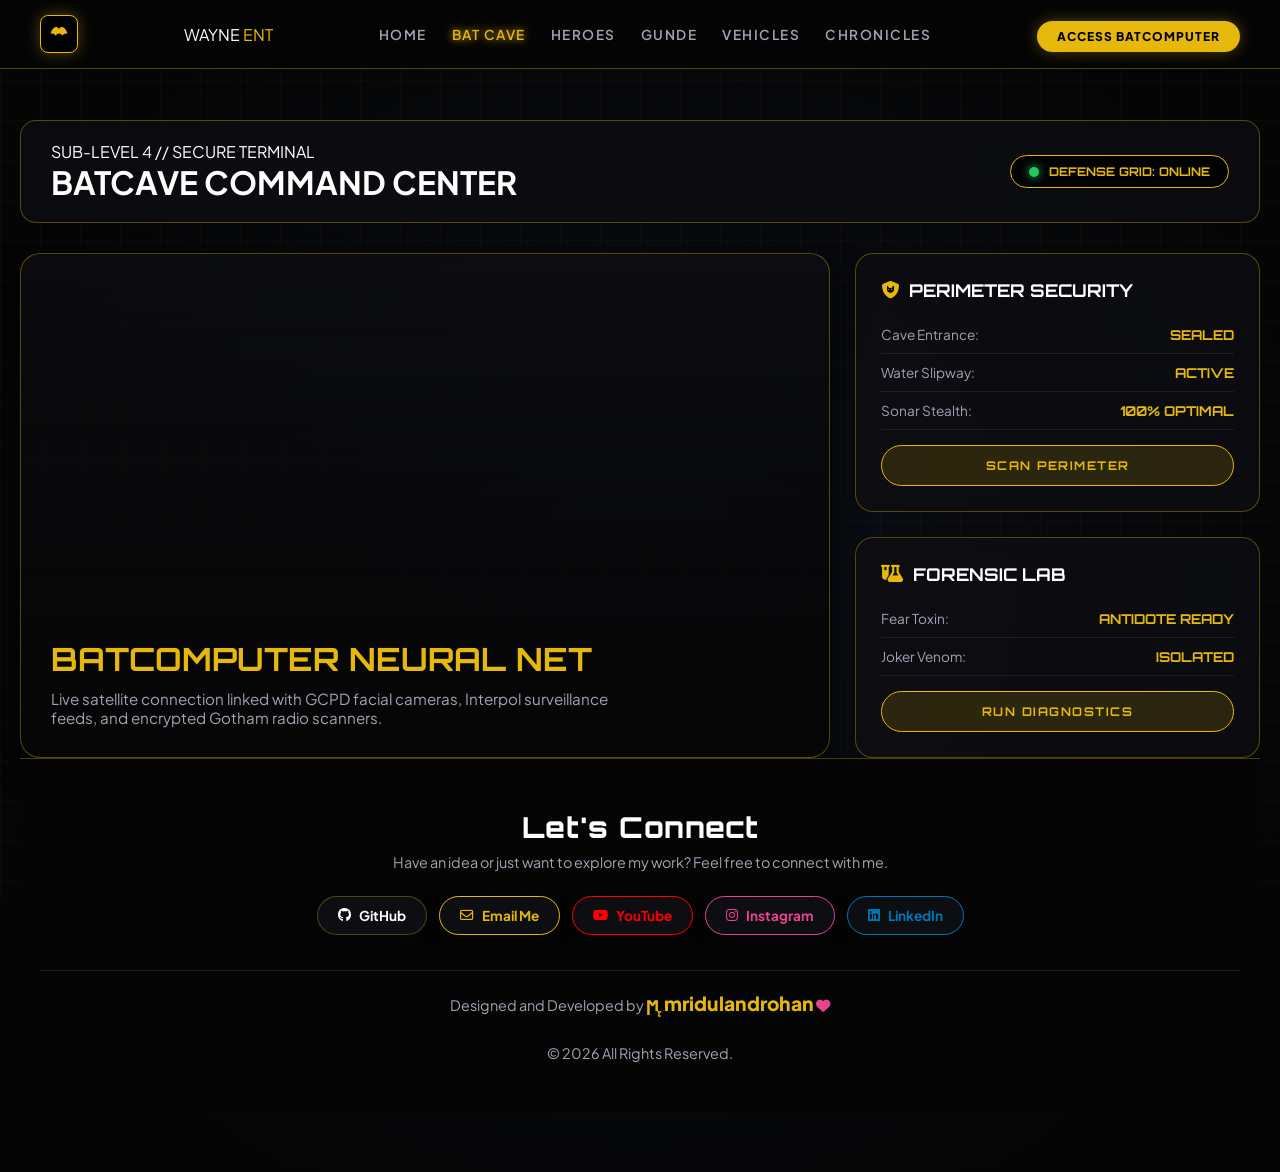
<file: two face/batcave.html>
<!DOCTYPE html>
<html lang="en">
<head>
  <meta charset="UTF-8">
  <meta name="viewport" content="width=device-width, initial-scale=1.0">
  <title>BATCAVE TERMINAL | WAYNE SUBTERRANEAN BASE</title>

  <!-- Google Fonts & FontAwesome -->
  <link rel="preconnect" href="https://fonts.googleapis.com">
  <link rel="preconnect" href="https://fonts.gstatic.com" crossorigin>
  <link href="https://fonts.googleapis.com/css2?family=Cinzel:wght@700;900&family=Orbitron:wght@600;800;900&family=Plus+Jakarta+Sans:wght@300;400;600;700&display=swap" rel="stylesheet">
  <link rel="stylesheet" href="https://cdnjs.cloudflare.com/ajax/libs/font-awesome/6.4.0/css/all.min.css">

  <style>
    :root {
      --bg-black: #050505;
      --bg-card: rgba(13, 14, 18, 0.85);
      --accent-gold: #e5b80b;
      --accent-glow: rgba(229, 184, 11, 0.35);
      --text-white: #ffffff;
      --text-dim: #a0a5b5;
      --border-gold: rgba(229, 184, 11, 0.35);
      --font-title: 'Orbitron', sans-serif;
      --font-body: 'Plus Jakarta Sans', sans-serif;
    }

    * { box-sizing: border-box; margin: 0; padding: 0; }

    body {
      background-color: var(--bg-black);
      color: var(--text-white);
      font-family: var(--font-body);
      min-height: 100vh;
      overflow-x: hidden;
      background-image: radial-gradient(circle at center, rgba(15, 23, 42, 0.5) 0%, #050505 80%);
    }

    /* CYBER GRID BACKGROUND */
    .bg-grid {
      position: fixed; inset: 0;
      background-size: 40px 40px;
      background-image: 
        linear-gradient(to right, rgba(229, 184, 11, 0.03) 1px, transparent 1px),
        linear-gradient(to bottom, rgba(229, 184, 11, 0.03) 1px, transparent 1px);
      pointer-events: none; z-index: 1;
    }

    /* NAVBAR */
    .navbar {
      position: fixed; top: 0; left: 0; width: 100%;
      padding: 15px 40px; display: flex; justify-content: space-between; align-items: center;
      z-index: 9999; background: rgba(5, 5, 5, 0.9);
      backdrop-filter: blur(15px); border-bottom: 1px solid var(--border-gold);
    }

    .brand-logo {
      display: flex; align-items: center; gap: 12px; text-decoration: none; color: #fff;
      font-family: var(--font-title); font-weight: 900; font-size: 1.2rem;
    }

    .logo-icon {
      width: 38px; height: 38px; border-radius: 8px; background: #000;
      border: 1px solid var(--accent-gold); display: flex; align-items: center; justify-content: center;
      color: var(--accent-gold); box-shadow: 0 0 15px var(--accent-glow);
    }

    .logo-text span { color: var(--accent-gold); }
    .nav-links { display: flex; gap: 25px; }
    .nav-links a {
      color: var(--text-dim); text-decoration: none; font-size: 0.85rem; font-weight: 600;
      text-transform: uppercase; letter-spacing: 1.5px; transition: all 0.3s;
    }
    .nav-links a:hover, .nav-links a.active { color: var(--accent-gold); text-shadow: 0 0 8px var(--accent-gold); }

    .cta-btn {
      padding: 8px 20px; border-radius: 30px; background: var(--accent-gold);
      color: #000; font-weight: 800; font-size: 0.75rem; letter-spacing: 1px;
      text-decoration: none; box-shadow: 0 0 15px var(--accent-glow); transition: all 0.3s ease;
    }

    /* MAIN TERMINAL DASHBOARD */
    .terminal-stage {
      position: relative; z-index: 10;
      max-width: 1300px; margin: 120px auto 60px; padding: 0 20px;
    }

    .terminal-header {
      display: flex; justify-content: space-between; align-items: center;
      background: var(--bg-card); border: 1px solid var(--border-gold);
      padding: 20px 30px; border-radius: 16px; margin-bottom: 30px;
      backdrop-filter: blur(10px);
    }

    .terminal-title h1 {
      font-family: var(--font-title); font-size: 1.8rem; color: #fff; letter-spacing: 2px;
    }

    .terminal-title span { color: var(--accent-gold); font-size: 0.8rem; letter-spacing: 3px; display: block; }

    .status-badge {
      display: flex; align-items: center; gap: 10px;
      background: rgba(0,0,0,0.8); border: 1px solid var(--accent-gold);
      padding: 8px 18px; border-radius: 30px; color: var(--accent-gold);
      font-family: var(--font-title); font-size: 0.75rem; font-weight: 700;
    }

    .pulse-dot {
      width: 10px; height: 10px; background: #22c55e; border-radius: 50%;
      box-shadow: 0 0 10px #22c55e; animation: pulse 1.5s infinite;
    }

    @keyframes pulse {
      0% { opacity: 1; transform: scale(1); }
      50% { opacity: 0.4; transform: scale(1.2); }
      100% { opacity: 1; transform: scale(1); }
    }

    /* GRID MODULES */
    .dashboard-grid {
      display: grid; grid-template-columns: 2fr 1fr; gap: 25px;
    }

    .main-monitor {
      background: var(--bg-card); border: 1px solid var(--border-gold);
      border-radius: 20px; overflow: hidden; position: relative; min-height: 400px;
      display: flex; flex-direction: column; justify-content: flex-end; padding: 30px;
      background-image: linear-gradient(to top, rgba(5,5,5,0.95), transparent), url('https://wallpaperaccess.com/full/3065674.jpg');
      background-size: cover; background-position: center;
      box-shadow: 0 10px 30px rgba(0,0,0,0.8);
    }

    .main-monitor h2 {
      font-family: var(--font-title); font-size: 2rem; color: var(--accent-gold); margin-bottom: 10px;
    }

    .main-monitor p { color: var(--text-dim); font-size: 0.95rem; max-width: 600px; }

    .side-panel { display: flex; flex-direction: column; gap: 25px; }

    .module-card {
      background: var(--bg-card); border: 1px solid var(--border-gold);
      padding: 25px; border-radius: 18px; backdrop-filter: blur(10px);
      transition: all 0.3s ease;
    }

    .module-card:hover {
      border-color: var(--accent-gold);
      box-shadow: 0 0 20px var(--accent-glow);
      transform: translateY(-4px);
    }

    .module-card h3 {
      font-family: var(--font-title); font-size: 1.1rem; color: #fff; margin-bottom: 15px;
      display: flex; align-items: center; gap: 10px;
    }

    .module-card h3 i { color: var(--accent-gold); }

    .stats-row {
      display: flex; justify-content: space-between; border-bottom: 1px solid rgba(255,255,255,0.08);
      padding: 10px 0; font-size: 0.85rem;
    }

    .stats-row span:first-child { color: var(--text-dim); }
    .stats-row span:last-child { color: var(--accent-gold); font-family: var(--font-title); font-weight: 700; }

    .action-btn {
      width: 100%; margin-top: 15px; padding: 12px;
      background: rgba(229, 184, 11, 0.15); border: 1px solid var(--accent-gold);
      color: var(--accent-gold); font-family: var(--font-title); font-size: 0.75rem;
      font-weight: 700; letter-spacing: 1.5px; border-radius: 30px; cursor: pointer;
      transition: all 0.3s ease;
    }

    .action-btn:hover {
      background: var(--accent-gold); color: #000;
      box-shadow: 0 0 15px var(--accent-gold);
    }

    

    .footer { border-top: 1px solid rgba(255,255,255,0.1); padding: 30px; text-align: center; color: var(--text-dim); font-size: 0.8rem; margin-top: 60px; }

    @media (max-width: 992px) {
      .dashboard-grid, .vault-grid { grid-template-columns: 1fr; }
    }
  </style>
</head>
<body>

  <div class="bg-grid"></div>

 <!-- NAVBAR -->
  <header class="navbar">
     <div class="logo-icon">
        <svg viewBox="0 0 24 24" width="20" height="20" fill="currentColor">
          <path d="M12,6 C13.5,3.5 16,3 18,4.5 C20,6 22,9 22,12 C19.5,10.5 17.5,12 16,14 C15,12.5 13.5,11.5 12,11.5 C10.5,11.5 9,12.5 8,14 C6.5,12 4.5,10.5 2,12 C2,9 4,6 6,4.5 C8,3 10.5,3.5 12,6 Z" />
        </svg>
      </div>
      <span class="logo-text">WAYNE <span>ENT</span></span>
    </a>

    <nav class="nav-links">
      <a href="index.html">Home</a>
      <a href="batcave.html" class="active">Bat Cave</a>
      <a href="supes.html">Heroes</a>
      <a href="villen.html">Gunde</a>
      <a href="vehicles.html">Vehicles</a>
      <a href="timeline.html">Chronicles</a>
    </nav>

    <div class="header-actions">
      <a href="index.html#contact" class="cta-btn desktop-only">ACCESS BATCOMPUTER</a>
    </div>
  </header>

  <!-- TERMINAL STAGE -->
  <div class="terminal-stage">
    
    <!-- TERMINAL HEADER -->
    <div class="terminal-header">
      <div class="timeline-title">
        <span>SUB-LEVEL 4 // SECURE TERMINAL</span>
        <h1>BATCAVE COMMAND CENTER</h1>
      </div>
      <div class="status-badge">
        <div class="pulse-dot"></div>
        <span>DEFENSE GRID: ONLINE</span>
      </div>
    </div>

    <!-- MAIN DASHBOARD -->
    <div class="dashboard-grid">
      
      <!-- MAIN MONITOR -->
      <div class="main-monitor">
        <h2>BATCOMPUTER NEURAL NET</h2>
        <p>Live satellite connection linked with GCPD facial cameras, Interpol surveillance feeds, and encrypted Gotham radio scanners.</p>
      </div>

      <!-- SIDE PANELS -->
      <div class="side-panel">
        
        <div class="module-card">
          <h3><i class="fa-solid fa-shield-cat"></i> PERIMETER SECURITY</h3>
          <div class="stats-row"><span>Cave Entrance:</span> <span>SEALED</span></div>
          <div class="stats-row"><span>Water Slipway:</span> <span>ACTIVE</span></div>
          <div class="stats-row"><span>Sonar Stealth:</span> <span>100% OPTIMAL</span></div>
          <button class="action-btn" onclick="alert('SECURITY GRID CHECK: ALL SYSTEMS NOMINAL')">SCAN PERIMETER</button>
        </div>

        <div class="module-card">
          <h3><i class="fa-solid fa-flask-vial"></i> FORENSIC LAB</h3>
          <div class="stats-row"><span>Fear Toxin:</span> <span>ANTIDOTE READY</span></div>
          <div class="stats-row"><span>Joker Venom:</span> <span>ISOLATED</span></div>
          <button class="action-btn" onclick="alert('LAB STATUS: NO CONTAMINATION DETECTED')">RUN DIAGNOSTICS</button>
        </div>

      </div>

    </div>

    
  <!-- =========================================
     GLOBAL CONNECT SECTION & FOOTER (Modular)
========================================= -->
<style>
  .global-connect-wrapper {
    width: 100%;
    background: #050505;
    border-top: 1px solid rgba(229, 184, 11, 0.3);
    padding: 50px 20px 25px;
    text-align: center;
    position: relative;
    z-index: 999;
    font-family: 'Montserrat', 'Plus Jakarta Sans', sans-serif;
  }

  .global-connect-wrapper h3 {
    color: #ffffff;
    font-size: 1.8rem;
    font-weight: 800;
    font-family: 'Orbitron', sans-serif;
    letter-spacing: 1px;
    margin-bottom: 8px;
  }

  .global-connect-wrapper p {
    color: #a0a5b5;
    font-size: 0.9rem;
    margin-bottom: 25px;
  }

  .global-social-buttons {
    display: flex;
    justify-content: center;
    gap: 12px;
    flex-wrap: wrap;
    max-width: 900px;
    margin: 0 auto 35px;
  }

  .global-social-btn {
    display: inline-flex;
    align-items: center;
    gap: 8px;
    padding: 10px 20px;
    border-radius: 25px;
    text-decoration: none;
    font-size: 0.85rem;
    font-weight: 700;
    border: 1px solid rgba(229, 184, 11, 0.3);
    background: #0d0e12;
    color: #ffffff;
    transition: all 0.3s ease;
    box-shadow: 0 4px 15px rgba(0, 0, 0, 0.5);
  }

  .global-social-btn.github:hover { border-color: #ffffff; transform: translateY(-3px); box-shadow: 0 0 15px rgba(255, 255, 255, 0.4); }
  .global-social-btn.email { border-color: #e5b80b; color: #e5b80b; }
  .global-social-btn.email:hover { background: #e5b80b; color: #000000; transform: translateY(-3px); box-shadow: 0 0 15px rgba(229, 184, 11, 0.6); }
  .global-social-btn.youtube { border-color: #ff0000; color: #ff0000; }
  .global-social-btn.youtube:hover { background: #ff0000; color: #ffffff; transform: translateY(-3px); box-shadow: 0 0 15px rgba(255, 0, 0, 0.6); }
  .global-social-btn.instagram { border-color: #e84393; color: #e84393; }
  .global-social-btn.instagram:hover { background: #e84393; color: #ffffff; transform: translateY(-3px); box-shadow: 0 0 15px rgba(232, 67, 147, 0.6); }
  .global-social-btn.linkedin { border-color: #0077b5; color: #0077b5; }
  .global-social-btn.linkedin:hover { background: #0077b5; color: #ffffff; transform: translateY(-3px); box-shadow: 0 0 15px rgba(0, 119, 181, 0.6); }

  .global-footer-bar {
    border-top: 1px solid rgba(255, 255, 255, 0.1);
    padding-top: 20px;
    font-size: 0.8rem;
    color: #a0a5b5;
  }

  .global-footer-bar span {
    color: #e5b80b;
    font-weight: 700;
  }
</style>

<div class="global-connect-wrapper" id="connect">
  <h3>Let's Connect</h3>
  <p>Have an idea or just want to explore my work? Feel free to connect with me.</p>

  <div class="global-social-buttons">
    <a href="https://github.com/" target="_blank" class="global-social-btn github"><i class="fa-brands fa-github"></i> GitHub</a>
    <a href="mailto:hi@mridulandrohan.com" class="global-social-btn email"><i class="fa-regular fa-envelope"></i> Email Me</a>
    <a href="https://youtube.com/" target="_blank" class="global-social-btn youtube"><i class="fa-brands fa-youtube"></i> YouTube</a>
    <a href="https://www.instagram.com/mridulandrohan/?hl=en" target="_blank" class="global-social-btn instagram"><i class="fa-brands fa-instagram"></i> Instagram</a>
    <a href="https://www.linkedin.com/company/81645502" target="_blank" class="global-social-btn linkedin"><i class="fa-brands fa-linkedin"></i> LinkedIn</a>
  </div>

 <div class="global-footer-bar">
  <p>Designed and Developed by <span style="font-weight: 900; font-size: 1.2rem; color: #e5b80b; display: inline-block; transition: all 0.3s ease; cursor: pointer;" onmouseover="this.style.color='#ffd700'; this.style.textShadow='0 0 12px rgba(255, 215, 0, 0.8)'; this.style.transform='scale(1.2)';" onmouseout="this.style.color='#e5b80b'; this.style.textShadow='none'; this.style.transform='scale(1)';"> ϻ<sub style="font-size: 0.65em; position: relative; bottom: -0.1em; left: -0.05em;">𝔯 </sub>mridulandrohan</span> <i class="fa-solid fa-heart" style="color: #e84393;"></i></p>
  <p style="margin-top: 5px;">&copy; 2026 All Rights Reserved.</p>
</div>


</body>
</html>
</file>
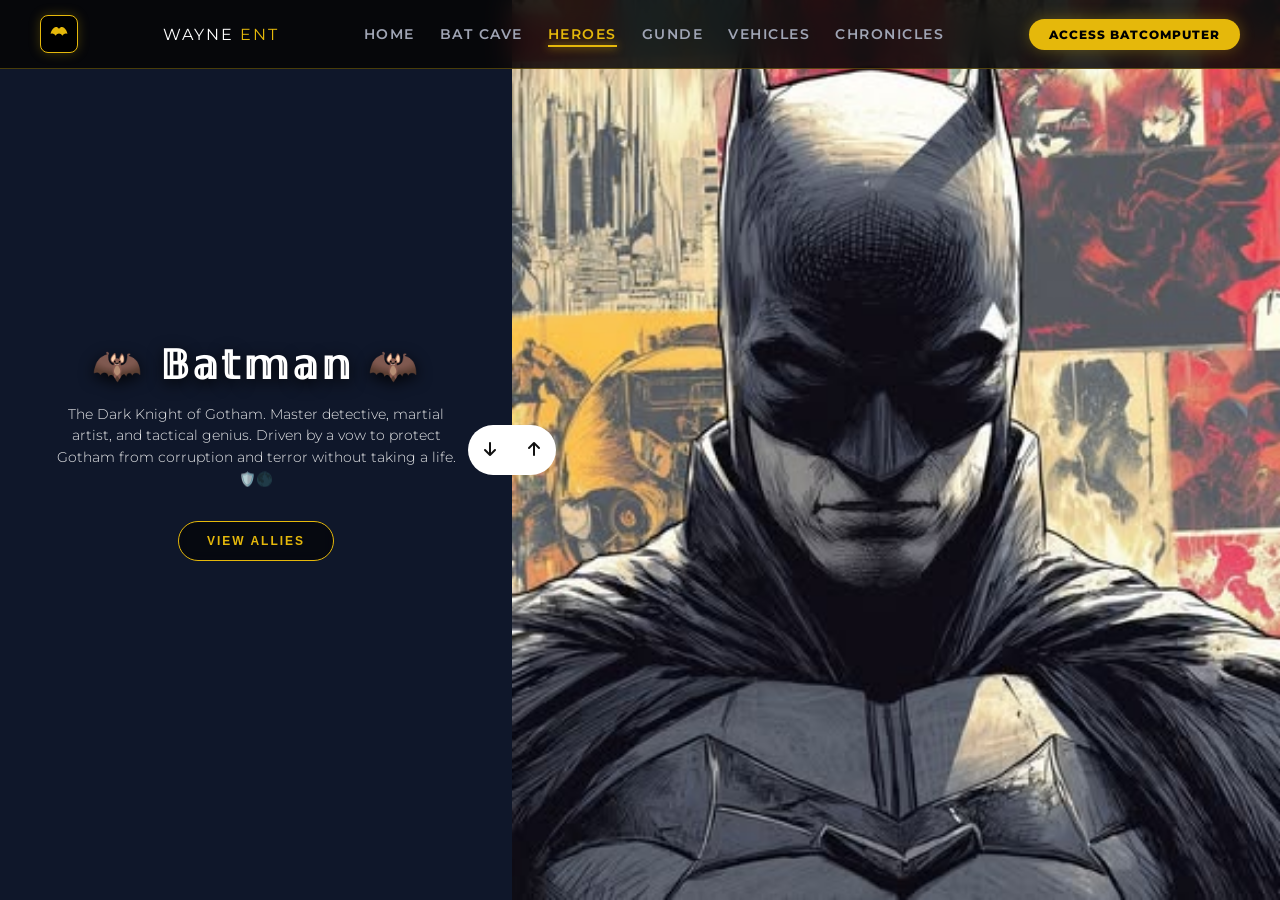
<file: two face/supes.html>
<!DOCTYPE html>
<html lang="en">
<head>
  <meta charset="UTF-8">
  <meta name="viewport" content="width=device-width, initial-scale=1.0">
  <title>GOTHAM PROTECTORS | WAYNE ENTERPRISES DOSSIER</title>

  <!-- Google Fonts & FontAwesome Icons -->
  <link rel="preconnect" href="https://fonts.googleapis.com">
  <link rel="preconnect" href="https://fonts.gstatic.com" crossorigin>
  <link href="https://fonts.googleapis.com/css2?family=Montserrat:wght@200;400;600;700;900&family=Orbitron:wght@500;700;900&display=swap" rel="stylesheet">
  <link rel="stylesheet" href="https://cdnjs.cloudflare.com/ajax/libs/font-awesome/6.4.0/css/all.min.css">

  <style>
    /* RESET & FULLSCREEN STAGE LOCK */
    * {
      box-sizing: border-box;
      margin: 0;
      padding: 0;
    }

    html, body {
      height: 100%;
      width: 100%;
      overflow: hidden !important;
      background-color: #050505;
      color: #ffffff;
      font-family: 'Montserrat', sans-serif;
    }

    /* PERFECT SINGLE LINE NAVBAR */
    .navbar {
      position: fixed;
      top: 0;
      left: 0;
      width: 100%;
      padding: 15px 40px;
      display: flex;
      justify-content: space-between;
      align-items: center;
      z-index: 9999;
      background: rgba(5, 5, 5, 0.85);
      backdrop-filter: blur(15px);
      border-bottom: 1px solid rgba(229, 184, 11, 0.3);
    }

    .brand-logo {
      display: flex;
      align-items: center;
      gap: 12px;
      text-decoration: none;
      color: #ffffff;
      font-family: 'Orbitron', sans-serif;
      font-weight: 900;
      font-size: 1.2rem;
    }

    .logo-icon {
      width: 38px;
      height: 38px;
      border-radius: 8px;
      background: #000;
      border: 1px solid #e5b80b;
      display: flex;
      align-items: center;
      justify-content: center;
      color: #e5b80b;
      box-shadow: 0 0 12px rgba(229, 184, 11, 0.25);
    }

    .logo-text { letter-spacing: 2px; }
    .logo-text span { color: #e5b80b; }

    .nav-links {
      display: flex;
      align-items: center;
      gap: 25px;
    }

    .nav-links a {
      color: #a0a5b5;
      text-decoration: none;
      font-size: 0.85rem;
      font-weight: 600;
      text-transform: uppercase;
      letter-spacing: 1.5px;
      transition: color 0.3s ease;
      position: relative;
      padding: 5px 0;
    }

    .nav-links a:hover, 
    .nav-links a.active {
      color: #e5b80b;
    }

    .nav-links a.active::after {
      content: '';
      position: absolute;
      bottom: 0;
      left: 0;
      width: 100%;
      height: 2px;
      background: #e5b80b;
      box-shadow: 0 0 8px #e5b80b;
    }

    .header-actions {
      display: flex;
      align-items: center;
    }

    .cta-btn {
      padding: 8px 20px;
      border-radius: 30px;
      background: #e5b80b;
      color: #000;
      font-weight: 800;
      font-size: 0.75rem;
      letter-spacing: 1px;
      text-decoration: none;
      box-shadow: 0 0 15px rgba(229, 184, 11, 0.3);
      transition: all 0.3s ease;
    }

    .cta-btn:hover {
      background: #ffd700;
      box-shadow: 0 0 25px rgba(255, 215, 0, 0.6);
      transform: translateY(-2px);
    }

    /* SPLIT SLIDER CONTAINER */
    .slider-container {
      position: relative;
      width: 100vw;
      height: 100vh;
      overflow: hidden;
    }

    /* LEFT SLIDE (TEXT DOSSIER) */
    .left-slide {
      height: 100%;
      width: 40%;
      position: absolute;
      top: 0;
      left: 0;
      transition: transform 0.8s cubic-bezier(0.77, 0, 0.175, 1);
      z-index: 10;
    }

    .left-slide > div {
      height: 100%;
      width: 100%;
      display: flex;
      flex-direction: column;
      align-items: center;
      justify-content: center;
      color: #fff;
      text-align: center;
      padding: 0 10%;
    }

    .left-slide h1 {
      font-size: 2.5rem;
      margin-bottom: 15px;
      letter-spacing: 3px;
      font-weight: 900;
      text-shadow: 0 4px 15px rgba(0,0,0,0.9);
    }

    .left-slide p {
      font-size: 0.85rem;
      font-weight: 300;
      line-height: 1.6;
      margin-bottom: 30px;
      opacity: 0.9;
    }

    .left-slide button {
      padding: 12px 28px;
      border: 1px solid #e5b80b;
      background: rgba(0, 0, 0, 0.6);
      color: #e5b80b;
      text-transform: uppercase;
      letter-spacing: 2px;
      font-size: 0.75rem;
      font-weight: 700;
      cursor: pointer;
      border-radius: 30px;
      backdrop-filter: blur(5px);
      transition: all 0.3s ease;
    }

    .left-slide button:hover {
      background: #e5b80b;
      color: #000;
      box-shadow: 0 0 20px rgba(229, 184, 11, 0.6);
    }

    /* RIGHT SLIDE (WALLPAPERS) */
    .right-slide {
      height: 100%;
      position: absolute;
      top: 0;
      left: 40%;
      width: 60%;
      transition: transform 0.8s cubic-bezier(0.77, 0, 0.175, 1);
    }

    .right-slide > div {
      background-repeat: no-repeat;
      background-size: cover;
      background-position: center center;
      height: 100%;
      width: 100%;
    }

    /* FIXED NAVIGATION BUTTONS */
    .action-buttons {
      position: fixed;
      left: 40%;
      top: 50%;
      transform: translateY(-50%);
      z-index: 9999;
      pointer-events: auto;
    }

    .action-buttons button {
      position: absolute;
      background-color: #ffffff;
      border: none;
      color: #111111;
      cursor: pointer;
      font-size: 16px;
      padding: 16px;
      transition: all 0.3s ease;
      outline: none;
    }

    .action-buttons button:hover {
      background-color: #e5b80b;
      color: #000000;
      box-shadow: 0 0 20px rgba(229, 184, 11, 0.8);
    }

    .action-buttons .down-button {
      transform: translateX(-100%) translateY(-50%);
      border-radius: 40px 0 0 40px;
    }

    .action-buttons .up-button {
      transform: translateY(-50%);
      border-radius: 0 40px 40px 0;
    }

    /* MOBILE ADAPTATION */
    @media screen and (max-width: 768px) {
      .navbar { padding: 12px 15px; }
      .nav-links { gap: 12px; }
      .nav-links a { font-size: 0.7rem; }
      .desktop-only { display: none !important; }

      .left-slide { width: 100%; }
      .left-slide > div {
        padding: 0 8%;
        background-color: rgba(5, 5, 5, 0.82) !important;
        backdrop-filter: blur(4px);
      }

      .right-slide { width: 100%; left: 0; }
      .left-slide h1 { font-size: 1.8rem; }
      .left-slide p { font-size: 0.75rem; }

      .action-buttons { left: 50%; }
      .action-buttons button { padding: 12px; font-size: 14px; }
    }
  </style>
</head>
<body>

  <!-- NAVBAR -->
  <header class="navbar">
     <div class="logo-icon">
        <svg viewBox="0 0 24 24" width="20" height="20" fill="currentColor">
          <path d="M12,6 C13.5,3.5 16,3 18,4.5 C20,6 22,9 22,12 C19.5,10.5 17.5,12 16,14 C15,12.5 13.5,11.5 12,11.5 C10.5,11.5 9,12.5 8,14 C6.5,12 4.5,10.5 2,12 C2,9 4,6 6,4.5 C8,3 10.5,3.5 12,6 Z" />
        </svg>
      </div>
      <span class="logo-text">WAYNE <span>ENT</span></span>
    </a>

    <nav class="nav-links">
      <a href="index.html">Home</a>
      <a href="batcave.html">Bat Cave</a>
      <a href="supes.html" class="active">Heroes</a>
      <a href="villen.html" >Gunde</a>
      <a href="vehicles.html">Vehicles</a>
      <a href="timeline.html">Chronicles</a>
    </nav>

    <div class="header-actions">
      <a href="index.html#contact" class="cta-btn desktop-only">ACCESS BATCOMPUTER</a>
    </div>
  </header>

  <!-- SPLIT SLIDER CONTAINER -->
  <div class="slider-container">
    
    <!-- LEFT CONTENT SLIDE (Texts) -->
    <!-- LEFT CONTENT SLIDE (Reversed for Reverse-Stacking Sync) -->
    <div class="left-slide">
      
      <!-- 9. Lucius Fox -->
      <div style="background-color: #064e3b;">
        <h1>🔧 𝕃𝕦𝕔𝕚𝕦𝕤 𝔽𝕠𝕩 🔧</h1>
        <p>CEO & R&D genius behind Wayne Enterprises Applied Sciences. The brilliant mastermind behind the Batmobile, Batsuit, and tactical gear. 🚗⚡</p>
        <button onclick="alert('ACCESS GRANTED: WAYNE R&D ALPHA')">VIEW ALLIES</button>
      </div>

      <!-- 8. Alfred Pennyworth -->
      <div style="background-color: #451a03;">
        <h1>🍵 𝔸𝕝𝕗𝕣𝕖𝕕 ℙ𝕖𝕟𝕟𝕪𝕨𝕠𝕣𝕥𝕙 🍵</h1>
        <p>Loyal butler, surrogate father, field medic, and tactical advisor to Bruce Wayne. Former British Special Forces agent and backbone of the Bat-Family. ☕🏰</p>
        <button onclick="alert('ACCESS GRANTED: WAYNE MANOR ALPHA')">VIEW ALLIES</button>
      </div>

      <!-- 7. Jim Gordon -->
      <div style="background-color: #3f3f46;">
        <h1>🚔 ℂ𝕠𝕞𝕞𝕚𝕤𝕤𝕚𝕠𝕟𝕖𝕣 𝔾𝕠𝕣𝕕𝕠𝕟 🚔</h1>
        <p>GCPD Commissioner James Gordon. The unyielding moral compass of Gotham City who works tirelessly alongside Batman to clean up city crime legally. 🔦🏢</p>
        <button onclick="alert('ACCESS GRANTED: GCPD LEVEL 10')">VIEW ALLIES</button>
      </div>

      <!-- 6. Catwoman -->
      <div style="background-color: #27272a;">
        <h1>🐾 ℂ𝕒𝕥𝕨𝕠𝕞𝕒𝕟 🐾</h1>
        <p>Selina Kyle, Gotham's premier cat burglar and complicated ally to Batman. Master of stealth, acrobatics, and whip-wielding combat. 💎🐈</p>
        <button onclick="alert('ACCESS GRANTED: RESTRICTED CLEARANCE')">VIEW ALLIES</button>
      </div>

      <!-- 5. Robin -->
      <div style="background-color: #14532d;">
        <h1>🗡️ ℝ𝕠𝕓𝕚𝕟 🗡️</h1>
        <p>Damian Wayne, son of Bruce Wayne and Talia al Ghul. Trained from birth by the League of Assassins, now fighting for justice as Gotham's ruthless Boy Wonder. 🟢⚔️</p>
        <button onclick="alert('ACCESS GRANTED: LEVEL 8 CLEARANCE')">VIEW ALLIES</button>
      </div>

      <!-- 4. Red Hood -->
      <div style="background-color: #881337;">
        <h1>🔴 ℝ𝕖𝕕 ℍ𝕠𝕠𝕕 🔴</h1>
        <p>Jason Todd, resurrected vigilante who walks the razor's edge between hero and anti-hero. Armed with dual pistols and relentless combat skills. 🔫🔥</p>
        <button onclick="alert('ACCESS GRANTED: RESTRICTED CLEARANCE')">VIEW ALLIES</button>
      </div>

      <!-- 3. Batgirl -->
      <div style="background-color: #312e81;">
        <h1>💻 𝔹𝕒𝕥𝕘𝕚𝕣𝕝 💻</h1>
        <p>Barbara Gordon, daughter of Commissioner Gordon. Master computer hacker, genius investigator, and formidable martial artist protecting Gotham's digital & physical realms. 🩵⚙️</p>
        <button onclick="alert('ACCESS GRANTED: LEVEL 9 CLEARANCE')">VIEW ALLIES</button>
      </div>

      <!-- 2. Nightwing -->
      <div style="background-color: #1e3a8a;">
        <h1>💙 ℕ𝕚𝕘𝕙𝕥𝕨𝕚𝕟𝕘 💙</h1>
        <p>Dick Grayson, former Robin turned leader of Blüdhaven. Exceptional acrobat and master strategist who balances Dark Knight precision with charisma and hope. 🦅⚡</p>
        <button onclick="alert('ACCESS GRANTED: LEVEL 9 CLEARANCE')">VIEW ALLIES</button>
      </div>

      <!-- 1. Batman (Ab Sabse Top Par Aayega!) -->
      <div style="background-color: #0f172a;">
        <h1>🦇 𝔹𝕒𝕥𝕞𝕒𝕟 🦇</h1>
        <p>The Dark Knight of Gotham. Master detective, martial artist, and tactical genius. Driven by a vow to protect Gotham from corruption and terror without taking a life. 🛡️🌑</p>
        <button onclick="alert('ACCESS GRANTED: WELCOME BATMAN')">VIEW ALLIES</button>
      </div>

    </div>
    <!-- RIGHT IMAGE SLIDE (Wallpapers) -->
    <div class="right-slide">
      <div style="background-image: url('bat.jpg');"></div>
      <div style="background-image: url('wing.jpg');"></div>
      <div style="background-image: url('Bg.jpg');"></div>
      <div style="background-image: url('hood.jpg');"></div>
      <div style="background-image: url('robin.jpg');"></div>
      <div style="background-image: url('cat.jpg');"></div>
      <div style="background-image: url('godan.jpg');"></div>
      <div style="background-image: url('alfee.jpg');"></div>
      <div style="background-image: url('fox.jpg');"></div>
    </div>
  </div>

  <!-- NAVIGATION BUTTONS -->
  <div class="action-buttons">
    <button class="down-button"><i class="fas fa-arrow-down"></i></button>
    <button class="up-button"><i class="fas fa-arrow-up"></i></button>
  </div>

  <!-- EMBEDDED JAVASCRIPT ENGINE -->
  <script>
    document.addEventListener('DOMContentLoaded', () => {
      const sliderContainer = document.querySelector('.slider-container');
      const slideRight = document.querySelector('.right-slide');
      const slideLeft = document.querySelector('.left-slide');
      const upButton = document.querySelector('.up-button');
      const downButton = document.querySelector('.down-button');
      const slidesLength = slideRight.querySelectorAll('div').length;

      let activeSlideIndex = 0;
      let isScrolling = false;

      // Invert left slide position for reverse sync
      slideLeft.style.top = `-${(slidesLength - 1) * 100}vh`;

      const changeSlide = (direction) => {
        const sliderHeight = sliderContainer.clientHeight;
        if (direction === 'up') {
          activeSlideIndex++;
          if (activeSlideIndex > slidesLength - 1) activeSlideIndex = 0;
        } else if (direction === 'down') {
          activeSlideIndex--;
          if (activeSlideIndex < 0) activeSlideIndex = slidesLength - 1;
        }

        slideRight.style.transform = `translateY(-${activeSlideIndex * sliderHeight}px)`;
        slideLeft.style.transform = `translateY(${activeSlideIndex * sliderHeight}px)`;
      };

      upButton.addEventListener('click', () => changeSlide('up'));
      downButton.addEventListener('click', () => changeSlide('down'));

      // Smooth mouse wheel scroll
      window.addEventListener('wheel', (e) => {
        if (isScrolling) return;
        isScrolling = true;

        if (e.deltaY > 0) {
          changeSlide('up');
        } else {
          changeSlide('down');
        }

        setTimeout(() => { isScrolling = false; }, 850);
      }, { passive: true });
    });
  </script>
</body>
</html>
</file>
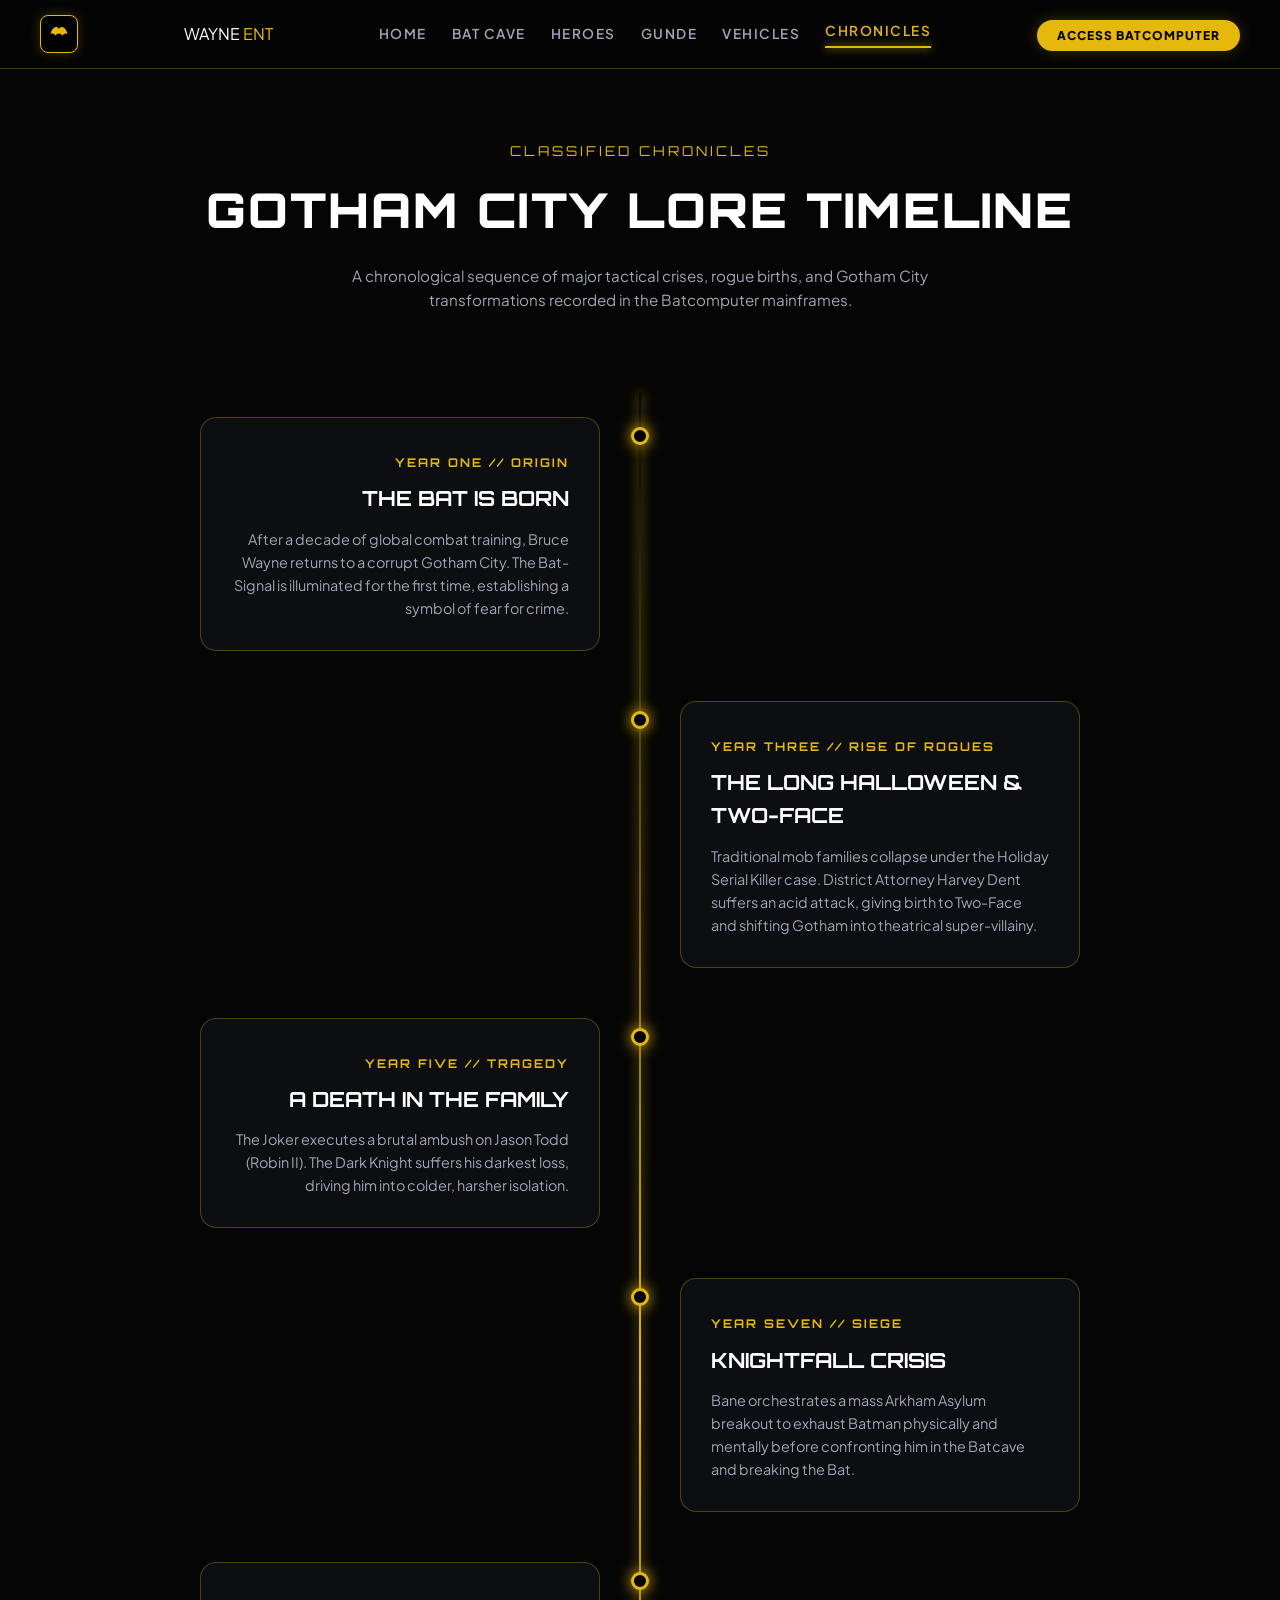
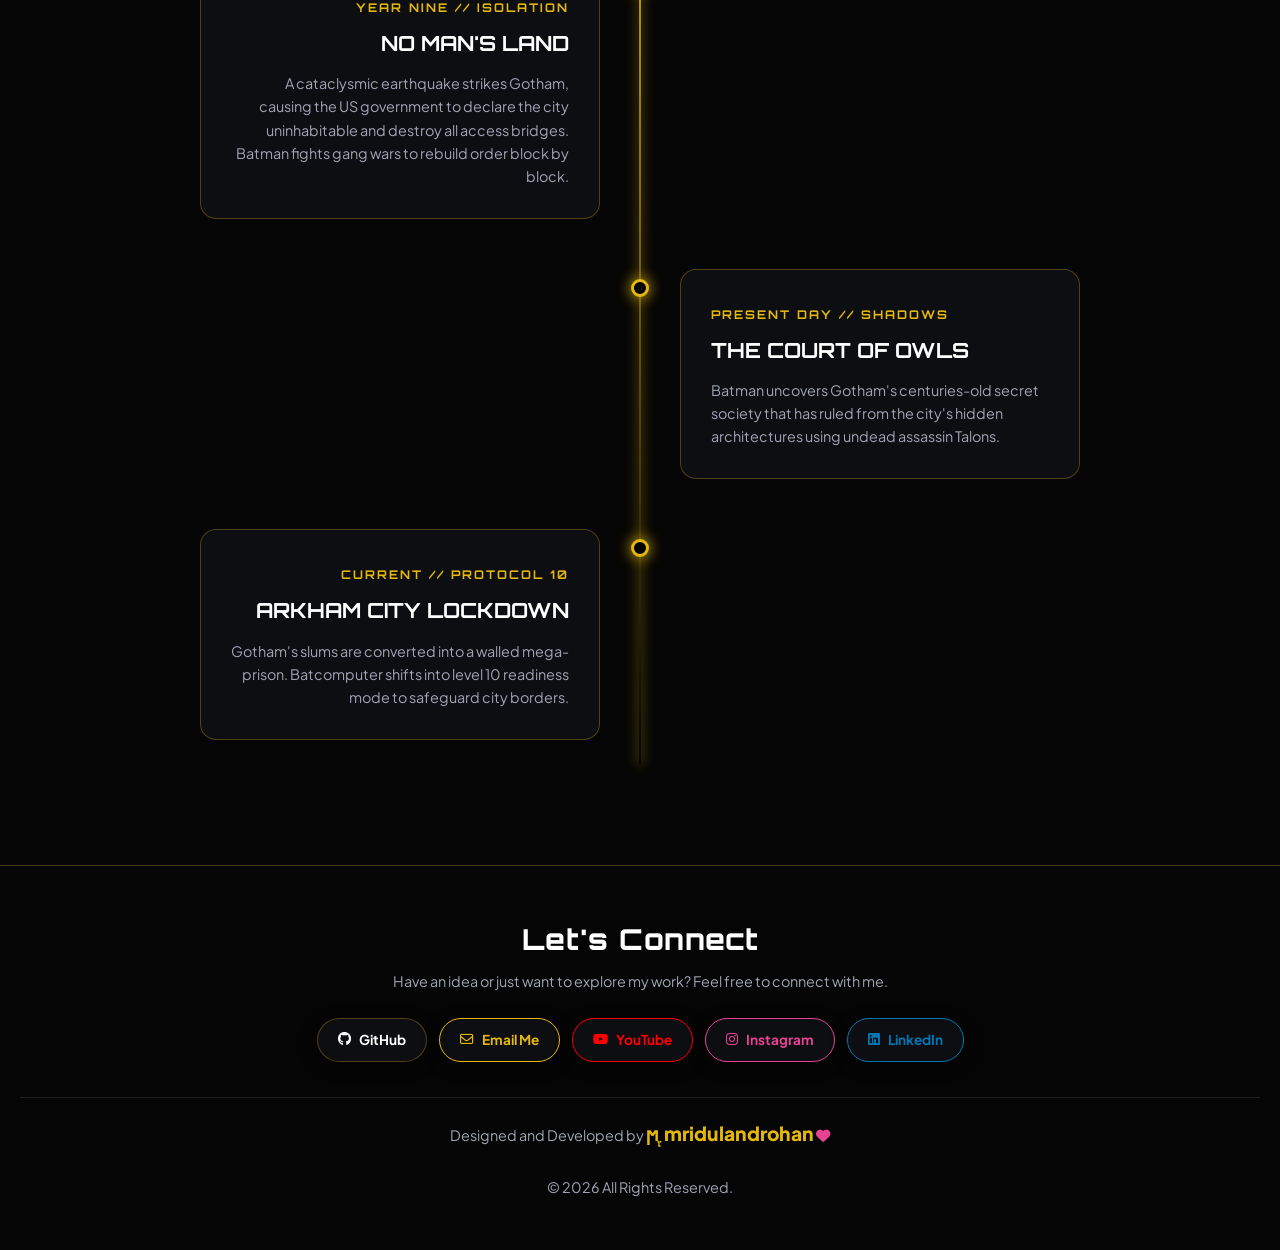
<file: two face/timeline.html>
<!DOCTYPE html>
<html lang="en">
<head>
  <meta charset="UTF-8">
  <meta name="viewport" content="width=device-width, initial-scale=1.0">
  <title>GOTHAM CHRONICLES | BATCOMPUTER TIMELINE</title>

  <!-- Google Fonts & FontAwesome -->
  <link rel="preconnect" href="https://fonts.googleapis.com">
  <link rel="preconnect" href="https://fonts.gstatic.com" crossorigin>
  <link href="https://fonts.googleapis.com/css2?family=Cinzel:wght@700;900&family=Orbitron:wght@500;700;900&family=Plus+Jakarta+Sans:wght@300;400;600;700&display=swap" rel="stylesheet">
  <link rel="stylesheet" href="https://cdnjs.cloudflare.com/ajax/libs/font-awesome/6.4.0/css/all.min.css">

  <style>
    :root {
      --bg-black: #050505;
      --bg-card: #0d0e12;
      --accent-gold: #e5b80b;
      --accent-glow: rgba(229, 184, 11, 0.25);
      --text-white: #ffffff;
      --text-dim: #a0a5b5;
      --border-gold: rgba(229, 184, 11, 0.3);
      --font-title: 'Orbitron', 'Cinzel', sans-serif;
      --font-body: 'Plus Jakarta Sans', sans-serif;
    }

    * {
      box-sizing: border-box;
      margin: 0;
      padding: 0;
    }

    body {
      background-color: var(--bg-black);
      color: var(--text-white);
      font-family: var(--font-body);
      line-height: 1.6;
      overflow-x: hidden;
    }

    /* NAVBAR */
    .navbar {
      position: fixed;
      top: 0;
      left: 0;
      width: 100%;
      padding: 15px 40px;
      display: flex;
      justify-content: space-between;
      align-items: center;
      z-index: 9999;
      background: rgba(5, 5, 5, 0.85);
      backdrop-filter: blur(15px);
      border-bottom: 1px solid var(--border-gold);
    }

    .brand-logo {
      display: flex;
      align-items: center;
      gap: 12px;
      text-decoration: none;
      color: #ffffff;
      font-family: var(--font-title);
      font-weight: 900;
      font-size: 1.2rem;
    }

    .logo-icon {
      width: 38px;
      height: 38px;
      border-radius: 8px;
      background: #000;
      border: 1px solid var(--accent-gold);
      display: flex;
      align-items: center;
      justify-content: center;
      color: var(--accent-gold);
      box-shadow: 0 0 12px var(--accent-glow);
    }

    .logo-text span { color: var(--accent-gold); }

    .nav-links {
      display: flex;
      align-items: center;
      gap: 25px;
    }

    .nav-links a {
      color: var(--text-dim);
      text-decoration: none;
      font-size: 0.85rem;
      font-weight: 600;
      text-transform: uppercase;
      letter-spacing: 1.5px;
      transition: color 0.3s;
    }

    .nav-links a:hover, .nav-links a.active {
      color: var(--accent-gold);
    }

    .nav-links a.active::after {
      content: '';
      display: block;
      height: 2px;
      background: var(--accent-gold);
      box-shadow: 0 0 8px var(--accent-gold);
      margin-top: 4px;
    }

    .cta-btn {
      padding: 8px 20px;
      border-radius: 30px;
      background: var(--accent-gold);
      color: #000;
      font-weight: 800;
      font-size: 0.75rem;
      letter-spacing: 1px;
      text-decoration: none;
      box-shadow: 0 0 15px var(--accent-glow);
      transition: all 0.3s ease;
    }

    .cta-btn:hover {
      background: #ffd700;
      box-shadow: 0 0 25px rgba(255, 215, 0, 0.6);
    }

    /* HEADER HERO BANNER */
    .timeline-header {
      padding: 140px 20px 40px;
      text-align: center;
    }

    .section-tag {
      color: var(--accent-gold);
      font-family: var(--font-title);
      font-size: 0.85rem;
      letter-spacing: 3px;
      text-transform: uppercase;
      display: block;
      margin-bottom: 10px;
    }

    .timeline-header h1 {
      font-family: var(--font-title);
      font-size: 3rem;
      font-weight: 900;
      letter-spacing: 2px;
      margin-bottom: 15px;
    }

    .timeline-header p {
      color: var(--text-dim);
      max-width: 650px;
      margin: 0 auto;
      font-size: 0.95rem;
    }

    /* TIMELINE STAGE */
    .timeline-stage {
      position: relative;
      max-width: 1000px;
      margin: 40px auto 100px;
      padding: 0 20px;
    }

    .timeline-center-line {
      position: absolute;
      top: 0;
      bottom: 0;
      left: 50%;
      width: 2px;
      background: linear-gradient(to bottom, transparent, var(--accent-gold), transparent);
      transform: translateX(-50%);
      box-shadow: 0 0 12px var(--accent-gold);
    }

    .timeline-row {
      position: relative;
      width: 50%;
      padding: 25px 40px;
    }

    .left-row {
      left: 0;
      text-align: right;
    }

    .right-row {
      left: 50%;
      text-align: left;
    }

    .timeline-node {
      position: absolute;
      top: 35px;
      width: 18px;
      height: 18px;
      border-radius: 50%;
      background: #000;
      border: 3px solid var(--accent-gold);
      box-shadow: 0 0 15px var(--accent-gold);
      z-index: 5;
    }

    .left-row .timeline-node { right: -9px; }
    .right-row .timeline-node { left: -9px; }

    .timeline-card {
      background: var(--bg-card);
      border: 1px solid var(--border-gold);
      padding: 30px;
      border-radius: 16px;
      transition: all 0.4s ease;
      position: relative;
      overflow: hidden;
    }

    .timeline-card:hover {
      border-color: var(--accent-gold);
      box-shadow: 0 10px 30px var(--accent-glow);
      transform: translateY(-50px);
      transform: scale(1.02);
    }

    .event-era {
      display: inline-block;
      color: var(--accent-gold);
      font-family: var(--font-title);
      font-size: 0.75rem;
      font-weight: 700;
      letter-spacing: 2px;
      margin-bottom: 10px;
    }

    .timeline-card h3 {
      font-family: var(--font-title);
      font-size: 1.3rem;
      color: var(--text-white);
      margin-bottom: 12px;
    }

    .timeline-card p {
      color: var(--text-dim);
      font-size: 0.9rem;
      line-height: 1.6;
    }

    /* FOOTER */
    .footer {
      border-top: 1px solid rgba(255, 255, 255, 0.1);
      padding: 30px 50px;
      background: #000;
      text-align: center;
      font-size: 0.8rem;
      color: var(--text-dim);
    }

    /* RESPONSIVE */
    @media (max-width: 768px) {
      .timeline-header h1 { font-size: 2.2rem; }
      .timeline-center-line { left: 20px; }
      .timeline-row { width: 100%; padding-left: 50px; padding-right: 15px; }
      .left-row, .right-row { left: 0; text-align: left; }
      .left-row .timeline-node, .right-row .timeline-node { left: 11px; }
      .navbar { padding: 12px 20px; }
      .desktop-only { display: none !important; }
    }
  </style>
</head>
<body>

  <!-- NAVBAR -->
  <header class="navbar">
     <div class="logo-icon">
        <svg viewBox="0 0 24 24" width="20" height="20" fill="currentColor">
          <path d="M12,6 C13.5,3.5 16,3 18,4.5 C20,6 22,9 22,12 C19.5,10.5 17.5,12 16,14 C15,12.5 13.5,11.5 12,11.5 C10.5,11.5 9,12.5 8,14 C6.5,12 4.5,10.5 2,12 C2,9 4,6 6,4.5 C8,3 10.5,3.5 12,6 Z" />
        </svg>
      </div>
      <span class="logo-text">WAYNE <span>ENT</span></span>
    </a>

    <nav class="nav-links">
      <a href="index.html">Home</a>
      <a href="batcave.html">Bat Cave</a>
      <a href="supes.html">Heroes</a>
      <a href="villen.html" >Gunde</a>
      <a href="vehicles.html">Vehicles</a>
      <a href="timeline.html" class="active">Chronicles</a>
    </nav>

    <div class="header-actions">
      <a href="index.html#contact" class="cta-btn desktop-only">ACCESS BATCOMPUTER</a>
    </div>
  </header>

  <!-- TIMELINE HEADER -->
  <section class="timeline-header">
    <span class="section-tag">CLASSIFIED CHRONICLES</span>
    <h1>GOTHAM CITY LORE TIMELINE</h1>
    <p>A chronological sequence of major tactical crises, rogue births, and Gotham City transformations recorded in the Batcomputer mainframes.</p>
  </section>

  <!-- TIMELINE SECTION -->
  <section class="timeline-stage">
    <div class="timeline-center-line"></div>

    <!-- ERA 1: YEAR ONE -->
    <div class="timeline-row left-row">
      <div class="timeline-node"></div>
      <div class="timeline-card">
        <span class="event-era">YEAR ONE // ORIGIN</span>
        <h3>THE BAT IS BORN</h3>
        <p>After a decade of global combat training, Bruce Wayne returns to a corrupt Gotham City. The Bat-Signal is illuminated for the first time, establishing a symbol of fear for crime.</p>
      </div>
    </div>

    <!-- ERA 2: LONG HALLOWEEN -->
    <div class="timeline-row right-row">
      <div class="timeline-node"></div>
      <div class="timeline-card">
        <span class="event-era">YEAR THREE // RISE OF ROGUES</span>
        <h3>THE LONG HALLOWEEN & TWO-FACE</h3>
        <p>Traditional mob families collapse under the Holiday Serial Killer case. District Attorney Harvey Dent suffers an acid attack, giving birth to Two-Face and shifting Gotham into theatrical super-villainy.</p>
      </div>
    </div>

    <!-- ERA 3: DEATH IN THE FAMILY -->
    <div class="timeline-row left-row">
      <div class="timeline-node"></div>
      <div class="timeline-card">
        <span class="event-era">YEAR FIVE // TRAGEDY</span>
        <h3>A DEATH IN THE FAMILY</h3>
        <p>The Joker executes a brutal ambush on Jason Todd (Robin II). The Dark Knight suffers his darkest loss, driving him into colder, harsher isolation.</p>
      </div>
    </div>

    <!-- ERA 4: KNIGHTFALL -->
    <div class="timeline-row right-row">
      <div class="timeline-node"></div>
      <div class="timeline-card">
        <span class="event-era">YEAR SEVEN // SIEGE</span>
        <h3>KNIGHTFALL CRISIS</h3>
        <p>Bane orchestrates a mass Arkham Asylum breakout to exhaust Batman physically and mentally before confronting him in the Batcave and breaking the Bat.</p>
      </div>
    </div>

    <!-- ERA 5: NO MAN'S LAND -->
    <div class="timeline-row left-row">
      <div class="timeline-node"></div>
      <div class="timeline-card">
        <span class="event-era">YEAR NINE // ISOLATION</span>
        <h3>NO MAN'S LAND</h3>
        <p>A cataclysmic earthquake strikes Gotham, causing the US government to declare the city uninhabitable and destroy all access bridges. Batman fights gang wars to rebuild order block by block.</p>
      </div>
    </div>

    <!-- ERA 6: COURT OF OWLS -->
    <div class="timeline-row right-row">
      <div class="timeline-node"></div>
      <div class="timeline-card">
        <span class="event-era">PRESENT DAY // SHADOWS</span>
        <h3>THE COURT OF OWLS</h3>
        <p>Batman uncovers Gotham's centuries-old secret society that has ruled from the city's hidden architectures using undead assassin Talons.</p>
      </div>
    </div>

    <!-- ERA 7: ARKHAM PROTOCOL 10 -->
    <div class="timeline-row left-row">
      <div class="timeline-node"></div>
      <div class="timeline-card">
        <span class="event-era">CURRENT // PROTOCOL 10</span>
        <h3>ARKHAM CITY LOCKDOWN</h3>
        <p>Gotham's slums are converted into a walled mega-prison. Batcomputer shifts into level 10 readiness mode to safeguard city borders.</p>
      </div>
    </div>

  </section>

   <!-- =========================================
     GLOBAL CONNECT SECTION & FOOTER (Modular)
========================================= -->
<style>
  .global-connect-wrapper {
    width: 100%;
    background: #050505;
    border-top: 1px solid rgba(229, 184, 11, 0.3);
    padding: 50px 20px 25px;
    text-align: center;
    position: relative;
    z-index: 999;
    font-family: 'Montserrat', 'Plus Jakarta Sans', sans-serif;
  }

  .global-connect-wrapper h3 {
    color: #ffffff;
    font-size: 1.8rem;
    font-weight: 800;
    font-family: 'Orbitron', sans-serif;
    letter-spacing: 1px;
    margin-bottom: 8px;
  }

  .global-connect-wrapper p {
    color: #a0a5b5;
    font-size: 0.9rem;
    margin-bottom: 25px;
  }

  .global-social-buttons {
    display: flex;
    justify-content: center;
    gap: 12px;
    flex-wrap: wrap;
    max-width: 900px;
    margin: 0 auto 35px;
  }

  .global-social-btn {
    display: inline-flex;
    align-items: center;
    gap: 8px;
    padding: 10px 20px;
    border-radius: 25px;
    text-decoration: none;
    font-size: 0.85rem;
    font-weight: 700;
    border: 1px solid rgba(229, 184, 11, 0.3);
    background: #0d0e12;
    color: #ffffff;
    transition: all 0.3s ease;
    box-shadow: 0 4px 15px rgba(0, 0, 0, 0.5);
  }

  .global-social-btn.github:hover { border-color: #ffffff; transform: translateY(-3px); box-shadow: 0 0 15px rgba(255, 255, 255, 0.4); }
  .global-social-btn.email { border-color: #e5b80b; color: #e5b80b; }
  .global-social-btn.email:hover { background: #e5b80b; color: #000000; transform: translateY(-3px); box-shadow: 0 0 15px rgba(229, 184, 11, 0.6); }
  .global-social-btn.youtube { border-color: #ff0000; color: #ff0000; }
  .global-social-btn.youtube:hover { background: #ff0000; color: #ffffff; transform: translateY(-3px); box-shadow: 0 0 15px rgba(255, 0, 0, 0.6); }
  .global-social-btn.instagram { border-color: #e84393; color: #e84393; }
  .global-social-btn.instagram:hover { background: #e84393; color: #ffffff; transform: translateY(-3px); box-shadow: 0 0 15px rgba(232, 67, 147, 0.6); }
  .global-social-btn.linkedin { border-color: #0077b5; color: #0077b5; }
  .global-social-btn.linkedin:hover { background: #0077b5; color: #ffffff; transform: translateY(-3px); box-shadow: 0 0 15px rgba(0, 119, 181, 0.6); }

  .global-footer-bar {
    border-top: 1px solid rgba(255, 255, 255, 0.1);
    padding-top: 20px;
    font-size: 0.8rem;
    color: #a0a5b5;
  }

  .global-footer-bar span {
    color: #e5b80b;
    font-weight: 700;
  }
</style>

<div class="global-connect-wrapper" id="connect">
  <h3>Let's Connect</h3>
  <p>Have an idea or just want to explore my work? Feel free to connect with me.</p>

  <div class="global-social-buttons">
    <a href="https://github.com/" target="_blank" class="global-social-btn github"><i class="fa-brands fa-github"></i> GitHub</a>
    <a href="mailto:hi@mridulandrohan.com" class="global-social-btn email"><i class="fa-regular fa-envelope"></i> Email Me</a>
    <a href="https://youtube.com/" target="_blank" class="global-social-btn youtube"><i class="fa-brands fa-youtube"></i> YouTube</a>
    <a href="https://www.instagram.com/mridulandrohan/?hl=en" target="_blank" class="global-social-btn instagram"><i class="fa-brands fa-instagram"></i> Instagram</a>
    <a href="https://www.linkedin.com/company/81645502" target="_blank" class="global-social-btn linkedin"><i class="fa-brands fa-linkedin"></i> LinkedIn</a>
  </div>

 <div class="global-footer-bar">
  <p>Designed and Developed by <span style="font-weight: 900; font-size: 1.2rem; color: #e5b80b; display: inline-block; transition: all 0.3s ease; cursor: pointer;" onmouseover="this.style.color='#ffd700'; this.style.textShadow='0 0 12px rgba(255, 215, 0, 0.8)'; this.style.transform='scale(1.2)';" onmouseout="this.style.color='#e5b80b'; this.style.textShadow='none'; this.style.transform='scale(1)';"> ϻ<sub style="font-size: 0.65em; position: relative; bottom: -0.1em; left: -0.05em;">𝔯 </sub>mridulandrohan</span> <i class="fa-solid fa-heart" style="color: #e84393;"></i></p>
  <p style="margin-top: 5px;">&copy; 2026 All Rights Reserved.</p>
</div>


</body>
</html>
</file>
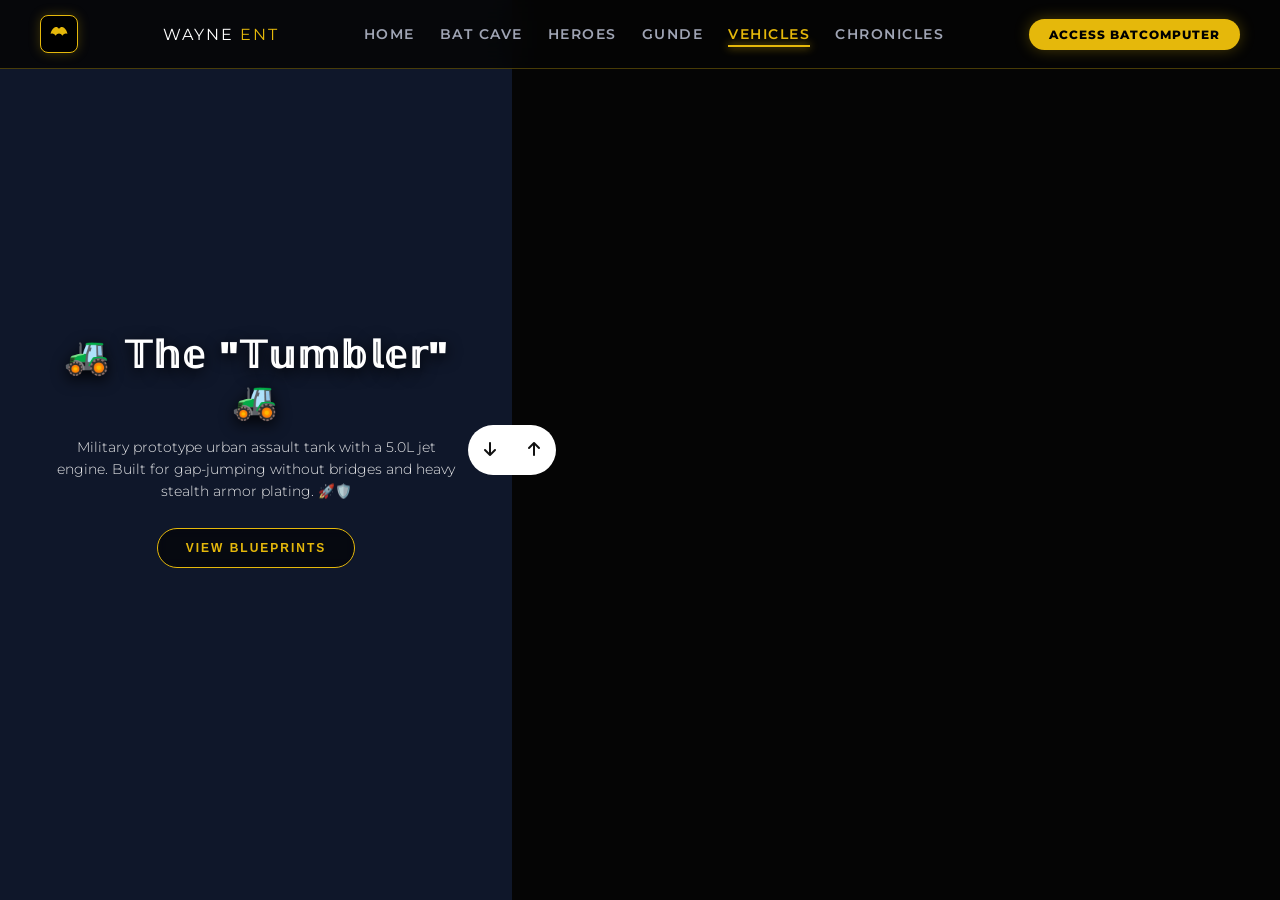
<file: two face/vehicles.html>
<!DOCTYPE html>
<html lang="en">
<head>
  <meta charset="UTF-8">
  <meta name="viewport" content="width=device-width, initial-scale=1.0">
  <title>TACTICAL FLEET | WAYNE ENTERPRISES DOSSIER</title>

  <!-- Google Fonts & FontAwesome Icons -->
  <link rel="preconnect" href="https://fonts.googleapis.com">
  <link rel="preconnect" href="https://fonts.gstatic.com" crossorigin>
  <link href="https://fonts.googleapis.com/css2?family=Montserrat:wght@200;400;600;700;900&family=Orbitron:wght@500;700;900&display=swap" rel="stylesheet">
  <link rel="stylesheet" href="https://cdnjs.cloudflare.com/ajax/libs/font-awesome/6.4.0/css/all.min.css">

  <style>
    /* RESET & FULLSCREEN STAGE LOCK */
    * {
      box-sizing: border-box;
      margin: 0;
      padding: 0;
    }

    html, body {
      height: 100%;
      width: 100%;
      overflow: hidden !important;
      background-color: #050505;
      color: #ffffff;
      font-family: 'Montserrat', sans-serif;
    }

    /* PERFECT SINGLE LINE NAVBAR */
    .navbar {
      position: fixed;
      top: 0;
      left: 0;
      width: 100%;
      padding: 15px 40px;
      display: flex;
      justify-content: space-between;
      align-items: center;
      z-index: 9999;
      background: rgba(5, 5, 5, 0.85);
      backdrop-filter: blur(15px);
      border-bottom: 1px solid rgba(229, 184, 11, 0.3);
    }

    .brand-logo {
      display: flex;
      align-items: center;
      gap: 12px;
      text-decoration: none;
      color: #ffffff;
      font-family: 'Orbitron', sans-serif;
      font-weight: 900;
      font-size: 1.2rem;
    }

    .logo-icon {
      width: 38px;
      height: 38px;
      border-radius: 8px;
      background: #000;
      border: 1px solid #e5b80b;
      display: flex;
      align-items: center;
      justify-content: center;
      color: #e5b80b;
      box-shadow: 0 0 12px rgba(229, 184, 11, 0.25);
    }

    .logo-text { letter-spacing: 2px; }
    .logo-text span { color: #e5b80b; }

    .nav-links {
      display: flex;
      align-items: center;
      gap: 25px;
    }

    .nav-links a {
      color: #a0a5b5;
      text-decoration: none;
      font-size: 0.85rem;
      font-weight: 600;
      text-transform: uppercase;
      letter-spacing: 1.5px;
      transition: color 0.3s ease;
      position: relative;
      padding: 5px 0;
    }

    .nav-links a:hover, 
    .nav-links a.active {
      color: #e5b80b;
    }

    .nav-links a.active::after {
      content: '';
      position: absolute;
      bottom: 0;
      left: 0;
      width: 100%;
      height: 2px;
      background: #e5b80b;
      box-shadow: 0 0 8px #e5b80b;
    }

    .header-actions { display: flex; align-items: center; }

    .cta-btn {
      padding: 8px 20px;
      border-radius: 30px;
      background: #e5b80b;
      color: #000;
      font-weight: 800;
      font-size: 0.75rem;
      letter-spacing: 1px;
      text-decoration: none;
      box-shadow: 0 0 15px rgba(229, 184, 11, 0.3);
      transition: all 0.3s ease;
    }

    .cta-btn:hover {
      background: #ffd700;
      box-shadow: 0 0 25px rgba(255, 215, 0, 0.6);
      transform: translateY(-2px);
    }

    /* SPLIT SLIDER CONTAINER */
    .slider-container {
      position: relative;
      width: 100vw;
      height: 100vh;
      overflow: hidden;
    }

    /* LEFT SLIDE (TEXT DOSSIER) */
    .left-slide {
      height: 100%;
      width: 40%;
      position: absolute;
      top: 0;
      left: 0;
      transition: transform 0.8s cubic-bezier(0.77, 0, 0.175, 1);
      z-index: 10;
    }

    .left-slide > div {
      height: 100%;
      width: 100%;
      display: flex;
      flex-direction: column;
      align-items: center;
      justify-content: center;
      color: #fff;
      text-align: center;
      padding: 0 10%;
    }

    .left-slide h1 {
      font-size: 2.3rem;
      margin-bottom: 15px;
      letter-spacing: 2px;
      font-weight: 900;
      text-shadow: 0 4px 15px rgba(0,0,0,0.9);
    }

    .left-slide p {
      font-size: 0.85rem;
      font-weight: 300;
      line-height: 1.6;
      margin-bottom: 25px;
      opacity: 0.9;
    }

    .left-slide button {
      padding: 12px 28px;
      border: 1px solid #e5b80b;
      background: rgba(0, 0, 0, 0.6);
      color: #e5b80b;
      text-transform: uppercase;
      letter-spacing: 2px;
      font-size: 0.75rem;
      font-weight: 700;
      cursor: pointer;
      border-radius: 30px;
      backdrop-filter: blur(5px);
      transition: all 0.3s ease;
    }

    .left-slide button:hover {
      background: #e5b80b;
      color: #000;
      box-shadow: 0 0 20px rgba(229, 184, 11, 0.6);
    }

    /* RIGHT SLIDE (WALLPAPERS) */
    .right-slide {
      height: 100%;
      position: absolute;
      top: 0;
      left: 40%;
      width: 60%;
      transition: transform 0.8s cubic-bezier(0.77, 0, 0.175, 1);
    }

    .right-slide > div {
      background-repeat: no-repeat;
      background-size: cover;
      background-position: center center;
      height: 100%;
      width: 100%;
    }

    /* FIXED NAVIGATION BUTTONS */
    .action-buttons {
      position: fixed;
      left: 40%;
      top: 50%;
      transform: translateY(-50%);
      z-index: 9999;
      pointer-events: auto;
    }

    .action-buttons button {
      position: absolute;
      background-color: #ffffff;
      border: none;
      color: #111111;
      cursor: pointer;
      font-size: 16px;
      padding: 16px;
      transition: all 0.3s ease;
      outline: none;
    }

    .action-buttons button:hover {
      background-color: #e5b80b;
      color: #000000;
      box-shadow: 0 0 20px rgba(229, 184, 11, 0.8);
    }

    .action-buttons .down-button {
      transform: translateX(-100%) translateY(-50%);
      border-radius: 40px 0 0 40px;
    }

    .action-buttons .up-button {
      transform: translateY(-50%);
      border-radius: 0 40px 40px 0;
    }

    /* MOBILE ADAPTATION */
    @media screen and (max-width: 768px) {
      .navbar { padding: 12px 15px; }
      .nav-links { gap: 12px; }
      .nav-links a { font-size: 0.7rem; }
      .desktop-only { display: none !important; }

      .left-slide { width: 100%; }
      .left-slide > div {
        padding: 0 8%;
        background-color: rgba(5, 5, 5, 0.82) !important;
        backdrop-filter: blur(4px);
      }

      .right-slide { width: 100%; left: 0; }
      .left-slide h1 { font-size: 1.8rem; }
      .left-slide p { font-size: 0.75rem; }

      .action-buttons { left: 50%; }
      .action-buttons button { padding: 12px; font-size: 14px; }
    }
  </style>
</head>
<body>

  <!-- NAVBAR -->
  <header class="navbar">
     <div class="logo-icon">
        <svg viewBox="0 0 24 24" width="20" height="20" fill="currentColor">
          <path d="M12,6 C13.5,3.5 16,3 18,4.5 C20,6 22,9 22,12 C19.5,10.5 17.5,12 16,14 C15,12.5 13.5,11.5 12,11.5 C10.5,11.5 9,12.5 8,14 C6.5,12 4.5,10.5 2,12 C2,9 4,6 6,4.5 C8,3 10.5,3.5 12,6 Z" />
        </svg>
      </div>
      <span class="logo-text">WAYNE <span>ENT</span></span>
    </a>

    <nav class="nav-links">
      <a href="index.html">Home</a>
      <a href="batcave.html">Bat Cave</a>
      <a href="supes.html">Heroes</a>
      <a href="villen.html" ">Gunde</a>
      <a href="vehicles.html" class="active">Vehicles</a>
      <a href="timeline.html">Chronicles</a>
    </nav>

    <div class="header-actions">
      <a href="index.html#contact" class="cta-btn desktop-only">ACCESS BATCOMPUTER</a>
    </div>
  </header>

  <!-- SPLIT SLIDER CONTAINER -->
  <div class="slider-container">
    
    <!-- LEFT CONTENT SLIDE (Reversed for reverse-stacking sync: Tumbler will load FIRST) -->
    <div class="left-slide">

      <!-- 8. The Bat-Submarine -->
      <div style="background-color: #064e3b;">
        <h1>🌊 𝕋𝕙𝕖 𝔹𝕒𝕥-𝕊𝕦𝕓 🌊</h1>
        <p>Deep-sea stealth sub-mersible engineered for underwater surveillance in Gotham Harbor. Features silent hydro-propulsion and torpedo countermeasures. 🛥️🌊</p>
        <button onclick="alert('LEVEL 9 CLEARANCE: NAVAL SPECS UNLOCKED')">VIEW BLUEPRINTS</button>
      </div>

      <!-- 7. The Batboat -->
      <div style="background-color: #1e3a8a;">
        <h1>🚤 𝕋𝕙𝕖 𝔹𝕒𝕥𝕓𝕠𝕒𝕥 🚤</h1>
        <p>Ultra-high speed hydrofoil assault boat designed for river chases. Armed with sonic depth charges and retractable armor plates. ⚡🌊</p>
        <button onclick="alert('LEVEL 9 CLEARANCE: NAVAL SPECS UNLOCKED')">VIEW BLUEPRINTS</button>
      </div>

      <!-- 6. The Bat / VTOL Aerial -->
      <div style="background-color: #27272a;">
        <h1>🚁 𝕋𝕙𝕖 𝔹𝕒𝕥 (𝕍𝕋𝕆𝕃) 🚁</h1>
        <p>Dual-rotor vertical takeoff aircraft built for narrow urban canyons. Highly maneuverable aerial platform with EMP weapon arrays. 🌪️🏙️</p>
        <button onclick="alert('LEVEL 10 CLEARANCE: AERIAL SPECS UNLOCKED')">VIEW BLUEPRINTS</button>
      </div>

      <!-- 5. Arkham Knight Bat-Tank -->
      <div style="background-color: #312e81;">
        <h1>🛡️ 𝔹𝕒𝕥-𝕋𝕒𝕟𝕜 (𝔸𝕣𝕜𝕙𝕒𝕞) 🛡️</h1>
        <p>Heavy tactical battle tank with 360-degree omni-directional wheels, non-lethal riot control cannons, and EMP blast shields. 💣🛡️</p>

        <button onclick="alert('LEVEL 10 CLEARANCE: HEAVY SPECS UNLOCKED')">VIEW BLUEPRINTS</button>
      </div>

      <!-- 4. Muscle Batmobile (2022) -->
      <div style="background-color: #451a03;">
        <h1>🔥 𝕄𝕦𝕤𝕔𝕝𝕖 𝔹𝕒𝕥𝕞𝕠𝕓𝕚𝕝𝕖 🔥</h1>
        <p>Modified heavy muscle car equipped with a rear jet-afterburner, steel ramming bumpers, and raw speed built for relentless urban pursuits. 🏎️💨</p>
        <button onclick="alert('LEVEL 8 CLEARANCE: R&D SPECS UNLOCKED')">VIEW BLUEPRINTS</button>
      </div>

      <!-- 3. The Batpod / Batcycle -->
      <div style="background-color: #881337;">
        <h1>🏍️ 𝕋𝕙𝕖 𝔹𝕒𝕥𝕡𝕠𝕕 🏍️</h1>
        <p>Heavy dual-wheel tactical motorcycle capable of 360-degree wheel rotations. Features dual grappling hooks and cannon mounts. ⚡💨</p>
        <button onclick="alert('LEVEL 8 CLEARANCE: R&D SPECS UNLOCKED')">VIEW BLUEPRINTS</button>
      </div>

      <!-- 2. The Batwing -->
      <div style="background-color: #14532d;">
        <h1>🦇 𝕋𝕙𝕖 𝔹𝕒𝕥𝕨𝕚𝕟𝕘 🦇</h1>
        <p>Supersonic stealth airframe modeled after the Bat symbol. Equipped with active radar dampening and high-altitude surveillance HUD. ✈️🌌</p>
        <button onclick="alert('LEVEL 10 CLEARANCE: AERIAL SPECS UNLOCKED')">VIEW BLUEPRINTS</button>
      </div>

      <!-- 1. The Tumbler (Sabse Pehle Load Hoga!) -->
      <div style="background-color: #0f172a;">
        <h1>🚜 𝕋𝕙𝕖 "𝕋𝕦𝕞𝕓𝕝𝕖𝕣" 🚜</h1>
        <p>Military prototype urban assault tank with a 5.0L jet engine. Built for gap-jumping without bridges and heavy stealth armor plating. 🚀🛡️</p>
        <button onclick="alert('LEVEL 10 CLEARANCE: TUMBLER SPECS UNLOCKED')">VIEW BLUEPRINTS</button>
      </div>

    </div>

    <!-- RIGHT IMAGE SLIDE (Wallpapers) -->
    <div class="right-slide">
      <div style="background-image: url('https://wallpaperaccess.com/full/1426133.jpg');"></div>
      <div style="background-image: url('https://wallpaperaccess.com/full/7496630.jpg');"></div>
      <div style="background-image: url('https://wallpaperaccess.com/full/12069118.jpg');"></div>
      <div style="background-image: url('https://wallpaperaccess.com/full/1166231.jpg');"></div>
      <div style="background-image: url('download\ \(5\).jpg');"></div>
      <div style="background-image: url('download\ \(6\).jpg');"></div>
      <div style="background-image: url('Bat\ boat.jpg');"></div>
      <div style="background-image: url('download\ \(7\).jpg');"></div>
    </div>
  </div>

  <!-- NAVIGATION BUTTONS -->
  <div class="action-buttons">
    <button class="down-button"><i class="fas fa-arrow-down"></i></button>
    <button class="up-button"><i class="fas fa-arrow-up"></i></button>
  </div>

  <!-- EMBEDDED JAVASCRIPT ENGINE -->
  <script>
    document.addEventListener('DOMContentLoaded', () => {
      const sliderContainer = document.querySelector('.slider-container');
      const slideRight = document.querySelector('.right-slide');
      const slideLeft = document.querySelector('.left-slide');
      const upButton = document.querySelector('.up-button');
      const downButton = document.querySelector('.down-button');
      const slidesLength = slideRight.querySelectorAll('div').length;

      let activeSlideIndex = 0;
      let isScrolling = false;

      // Invert left slide position for reverse sync
      slideLeft.style.top = `-${(slidesLength - 1) * 100}vh`;

      const changeSlide = (direction) => {
        const sliderHeight = sliderContainer.clientHeight;
        if (direction === 'up') {
          activeSlideIndex++;
          if (activeSlideIndex > slidesLength - 1) activeSlideIndex = 0;
        } else if (direction === 'down') {
          activeSlideIndex--;
          if (activeSlideIndex < 0) activeSlideIndex = slidesLength - 1;
        }

        slideRight.style.transform = `translateY(-${activeSlideIndex * sliderHeight}px)`;
        slideLeft.style.transform = `translateY(${activeSlideIndex * sliderHeight}px)`;
      };

      upButton.addEventListener('click', () => changeSlide('up'));
      downButton.addEventListener('click', () => changeSlide('down'));

      // Smooth mouse wheel scroll
      window.addEventListener('wheel', (e) => {
        if (isScrolling) return;
        isScrolling = true;

        if (e.deltaY > 0) {
          changeSlide('up');
        } else {
          changeSlide('down');
        }

        setTimeout(() => { isScrolling = false; }, 850);
      }, { passive: true });
    });
  </script>
</body>
</html>
</file>
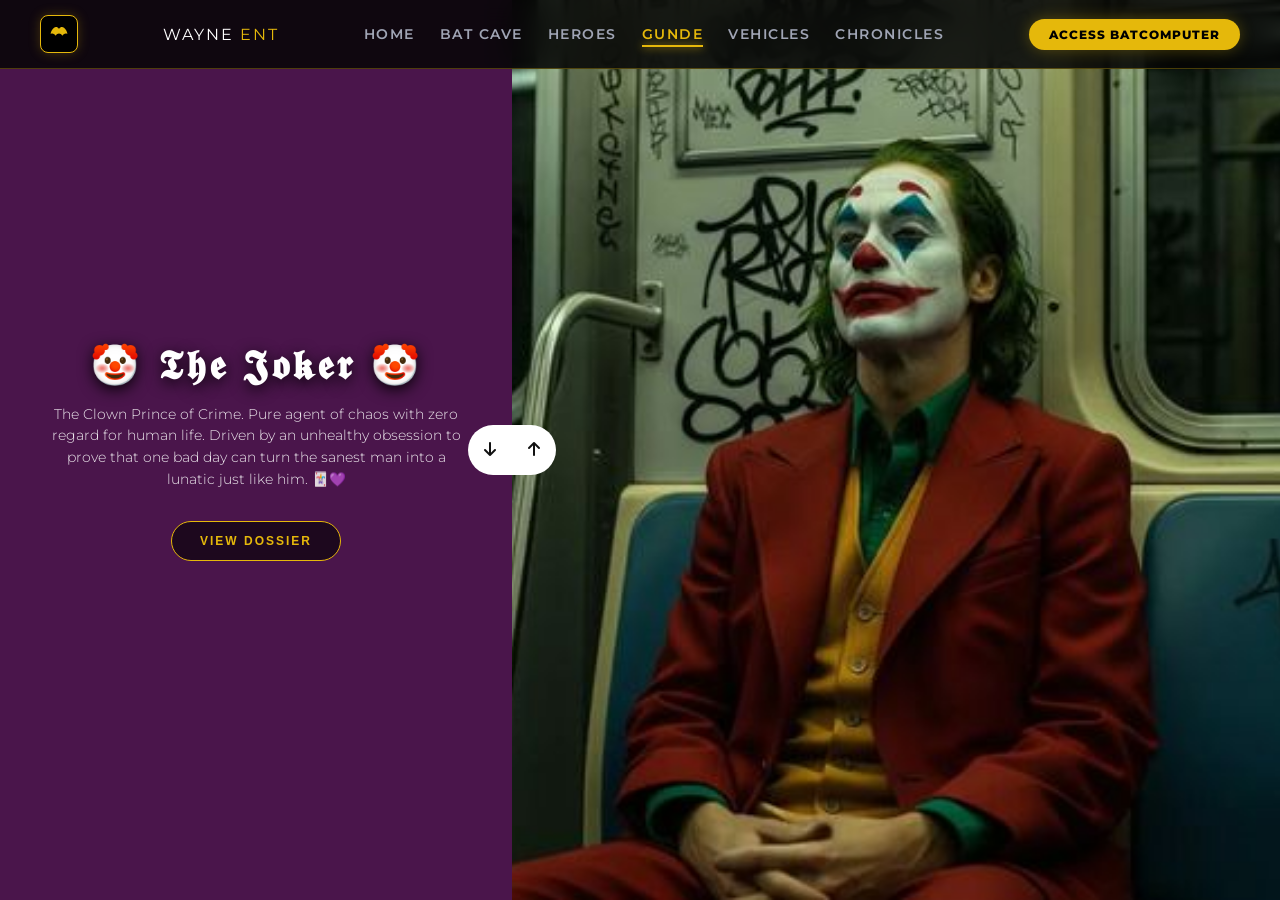
<file: two face/villen.html>
<!DOCTYPE html>
<html lang="en">
<head>
  <meta charset="UTF-8">
  <meta name="viewport" content="width=device-width, initial-scale=1.0">
  <title>ROGUES GALLERY | WAYNE ENTERPRISES DOSSIER</title>

  <!-- Google Fonts & FontAwesome Icons -->
  <link rel="preconnect" href="https://fonts.googleapis.com">
  <link rel="preconnect" href="https://fonts.gstatic.com" crossorigin>
  <link href="https://fonts.googleapis.com/css2?family=Montserrat:wght@200;400;600;700;900&family=Orbitron:wght@500;700;900&display=swap" rel="stylesheet">
  <link rel="stylesheet" href="https://cdnjs.cloudflare.com/ajax/libs/font-awesome/6.4.0/css/all.min.css">

  <style>
    /* RESET & FULLSCREEN STAGE LOCK */
    * {
      box-sizing: border-box;
      margin: 0;
      padding: 0;
    }

    html, body {
      height: 100%;
      width: 100%;
      overflow: hidden !important;
      background-color: #050505;
      color: #ffffff;
      font-family: 'Montserrat', sans-serif;
    }

    /* PERFECT SINGLE LINE NAVBAR */
    .navbar {
      position: fixed;
      top: 0;
      left: 0;
      width: 100%;
      padding: 15px 40px;
      display: flex;
      justify-content: space-between;
      align-items: center;
      z-index: 9999;
      background: rgba(5, 5, 5, 0.85);
      backdrop-filter: blur(15px);
      border-bottom: 1px solid rgba(229, 184, 11, 0.3);
    }

    .brand-logo {
      display: flex;
      align-items: center;
      gap: 12px;
      text-decoration: none;
      color: #ffffff;
      font-family: 'Orbitron', sans-serif;
      font-weight: 900;
      font-size: 1.2rem;
    }

    .logo-icon {
      width: 38px;
      height: 38px;
      border-radius: 8px;
      background: #000;
      border: 1px solid #e5b80b;
      display: flex;
      align-items: center;
      justify-content: center;
      color: #e5b80b;
      box-shadow: 0 0 12px rgba(229, 184, 11, 0.25);
    }

    .logo-text { letter-spacing: 2px; }
    .logo-text span { color: #e5b80b; }

    .nav-links {
      display: flex;
      align-items: center;
      gap: 25px;
    }

    .nav-links a {
      color: #a0a5b5;
      text-decoration: none;
      font-size: 0.85rem;
      font-weight: 600;
      text-transform: uppercase;
      letter-spacing: 1.5px;
      transition: color 0.3s ease;
      position: relative;
      padding: 5px 0;
    }

    .nav-links a:hover, 
    .nav-links a.active {
      color: #e5b80b;
    }

    .nav-links a.active::after {
      content: '';
      position: absolute;
      bottom: 0;
      left: 0;
      width: 100%;
      height: 2px;
      background: #e5b80b;
      box-shadow: 0 0 8px #e5b80b;
    }

    .header-actions { display: flex; align-items: center; }

    .cta-btn {
      padding: 8px 20px;
      border-radius: 30px;
      background: #e5b80b;
      color: #000;
      font-weight: 800;
      font-size: 0.75rem;
      letter-spacing: 1px;
      text-decoration: none;
      box-shadow: 0 0 15px rgba(229, 184, 11, 0.3);
      transition: all 0.3s ease;
    }

    .cta-btn:hover {
      background: #ffd700;
      box-shadow: 0 0 25px rgba(255, 215, 0, 0.6);
      transform: translateY(-2px);
    }

    /* SPLIT SLIDER CONTAINER */
    .slider-container {
      position: relative;
      width: 100vw;
      height: 100vh;
      overflow: hidden;
    }

    /* LEFT SLIDE (TEXT DOSSIER) */
    .left-slide {
      height: 100%;
      width: 40%;
      position: absolute;
      top: 0;
      left: 0;
      transition: transform 0.8s cubic-bezier(0.77, 0, 0.175, 1);
      z-index: 10;
    }

    .left-slide > div {
      height: 100%;
      width: 100%;
      display: flex;
      flex-direction: column;
      align-items: center;
      justify-content: center;
      color: #fff;
      text-align: center;
      padding: 0 10%;
    }

    .left-slide h1 {
      font-size: 2.5rem;
      margin-bottom: 15px;
      letter-spacing: 3px;
      font-weight: 900;
      text-shadow: 0 4px 15px rgba(0,0,0,0.9);
    }

    .left-slide p {
      font-size: 0.85rem;
      font-weight: 300;
      line-height: 1.6;
      margin-bottom: 30px;
      opacity: 0.9;
    }

    .left-slide button {
      padding: 12px 28px;
      border: 1px solid #e5b80b;
      background: rgba(0, 0, 0, 0.6);
      color: #e5b80b;
      text-transform: uppercase;
      letter-spacing: 2px;
      font-size: 0.75rem;
      font-weight: 700;
      cursor: pointer;
      border-radius: 30px;
      backdrop-filter: blur(5px);
      transition: all 0.3s ease;
    }

    .left-slide button:hover {
      background: #e5b80b;
      color: #000;
      box-shadow: 0 0 20px rgba(229, 184, 11, 0.6);
    }

    /* RIGHT SLIDE (WALLPAPERS) */
    .right-slide {
      height: 100%;
      position: absolute;
      top: 0;
      left: 40%;
      width: 60%;
      transition: transform 0.8s cubic-bezier(0.77, 0, 0.175, 1);
    }

    .right-slide > div {
      background-repeat: no-repeat;
      background-size: cover;
      background-position: center center;
      height: 100%;
      width: 100%;
    }

    /* FIXED NAVIGATION BUTTONS */
    .action-buttons {
      position: fixed;
      left: 40%;
      top: 50%;
      transform: translateY(-50%);
      z-index: 9999;
      pointer-events: auto;
    }

    .action-buttons button {
      position: absolute;
      background-color: #ffffff;
      border: none;
      color: #111111;
      cursor: pointer;
      font-size: 16px;
      padding: 16px;
      transition: all 0.3s ease;
      outline: none;
    }

    .action-buttons button:hover {
      background-color: #e5b80b;
      color: #000000;
      box-shadow: 0 0 20px rgba(229, 184, 11, 0.8);
    }

    .action-buttons .down-button {
      transform: translateX(-100%) translateY(-50%);
      border-radius: 40px 0 0 40px;
    }

    .action-buttons .up-button {
      transform: translateY(-50%);
      border-radius: 0 40px 40px 0;
    }

    /* MOBILE ADAPTATION */
    @media screen and (max-width: 768px) {
      .navbar { padding: 12px 15px; }
      .nav-links { gap: 12px; }
      .nav-links a { font-size: 0.7rem; }
      .desktop-only { display: none !important; }

      .left-slide { width: 100%; }
      .left-slide > div {
        padding: 0 8%;
        background-color: rgba(5, 5, 5, 0.82) !important;
        backdrop-filter: blur(4px);
      }

      .right-slide { width: 100%; left: 0; }
      .left-slide h1 { font-size: 1.8rem; }
      .left-slide p { font-size: 0.75rem; }

      .action-buttons { left: 50%; }
      .action-buttons button { padding: 12px; font-size: 14px; }
    }
  </style>
</head>
<body>

  <!-- NAVBAR -->
  <header class="navbar">
     <div class="logo-icon">
        <svg viewBox="0 0 24 24" width="20" height="20" fill="currentColor">
          <path d="M12,6 C13.5,3.5 16,3 18,4.5 C20,6 22,9 22,12 C19.5,10.5 17.5,12 16,14 C15,12.5 13.5,11.5 12,11.5 C10.5,11.5 9,12.5 8,14 C6.5,12 4.5,10.5 2,12 C2,9 4,6 6,4.5 C8,3 10.5,3.5 12,6 Z" />
        </svg>
      </div>
      <span class="logo-text">WAYNE <span>ENT</span></span>
    </a>

    <nav class="nav-links">
      <a href="index.html">Home</a>
      <a href="batcave.html">Bat Cave</a>
      <a href="supes.html">Heroes</a>
      <a href="villen.html" class="active">Gunde</a>
      <a href="vehicles.html">Vehicles</a>
      <a href="timeline.html">Chronicles</a>
    </nav>

    <div class="header-actions">
      <a href="index.html#contact" class="cta-btn desktop-only">ACCESS BATCOMPUTER</a>
    </div>
  </header>

  <!-- SPLIT SLIDER CONTAINER -->
  <div class="slider-container">
    
    <!-- LEFT CONTENT SLIDE (Bottom-to-Top Order so Joker loads FIRST with 1st Image) -->
    <div class="left-slide">

      <!-- 9. Harley Quinn -->
      <div style="background-color: #831843;">
        <h1>♦️ ℍ𝕒𝕣𝕝𝕖𝕪 ℚ𝕦𝕚𝕟𝕟 ♦️</h1>
        <p>Former Arkham Asylum psychiatrist Dr. Harleen Quinzel turned unpredictable anti-hero. Armed with a giant sledgehammer and chaotic acrobatics. 🔨💖</p>
        <button onclick="alert('LEVEL 10 SECURITY CLEARANCE REQUIRED')">VIEW DOSSIER</button>
      </div>

      <!-- 8. Scarecrow -->
      <div style="background-color: #2e1005;">
        <h1>🎃 𝕊𝕔𝕒𝕣𝕖ℂ𝕣𝕠𝕨 🎃</h1>
        <p>Dr. Jonathan Crane is a disgraced psychologist who weaponizes fear itself. Using Fear Toxin, he forces his victims to experience nightmare phobias. 🧪☠️</p>
        <button onclick="alert('LEVEL 10 SECURITY CLEARANCE REQUIRED')">VIEW DOSSIER</button>
      </div>

      <!-- 7. Two-Face -->
      <div style="background-color: #311212;">
        <h1>🪙 𝕋𝕨𝕠-𝔽𝕒𝕔𝕖 🪙</h1>
        <p>Former Gotham District Attorney Harvey Dent, driven insane after an acid attack scarred half his face. Leaves every life-or-death decision to a coin flip. 🌓⚖️</p>
        <button onclick="alert('LEVEL 10 SECURITY CLEARANCE REQUIRED')">VIEW DOSSIER</button>
      </div>

      <!-- 6. Ra's al Ghul -->
      <div style="background-color: #451a03;">
        <h1>⚔️ ℝ𝕒'𝕤 𝕒𝕝 𝔾𝕙𝕦𝕝 ⚔️</h1>
        <p>The centuries-old leader of the League of Assassins. Utilizing Lazarus Pits to maintain immortality, Ra's seeks to cleanse humanity to restore balance. 🟢🗡️</p>
        <button onclick="alert('LEVEL 10 SECURITY CLEARANCE REQUIRED')">VIEW DOSSIER</button>
      </div>

      <!-- 5. Poison Ivy -->
      <div style="background-color: #14532d;">
        <h1>🌿 ℙ𝕠𝕚𝕤𝕠𝕟 𝕀𝕧𝕪 🌿</h1>
        <p>Dr. Pamela Isley is an eco-terrorist capable of controlling plant life and manufacturing lethal pheromones and toxins to protect mother nature at all costs. 🥀🍃</p>
        <button onclick="alert('LEVEL 10 SECURITY CLEARANCE REQUIRED')">VIEW DOSSIER</button>
      </div>

      <!-- 4. The Penguin -->
      <div style="background-color: #0f172a;">
        <h1>🐧 𝕋𝕙𝕖 ℙ𝕖𝕟𝕘𝕦𝕚𝕟 🐧</h1>
        <p>Oswald Cobblepot operates under the guise of a legitimate businessman running the Iceberg Lounge. Beneath lies a ruthless mob boss controlling Gotham's underworld. 🎩🍸</p>
        <button onclick="alert('LEVEL 10 SECURITY CLEARANCE REQUIRED')">VIEW DOSSIER</button>
      </div>

      <!-- 3. The Riddler -->
      <div style="background-color: #064e3b;">
        <h1>❓ 𝕋𝕙𝕖 ℝ𝕚𝕕𝕕𝕝𝕖𝕣 ❓</h1>
        <p>Edward Nygma is an obsessive-compulsive genius who leaves complex riddles and deadly traps at crime scenes to prove his intellectual superiority over Batman. 🧩📜</p>
        <button onclick="alert('LEVEL 10 SECURITY CLEARANCE REQUIRED')">VIEW DOSSIER</button>
      </div>

      <!-- 2. Bane -->
      <div style="background-color: #1e293b;">
        <h1>💪🏼 𝔹𝕒𝕟𝕖 💪🏼</h1>
        <p>Born and raised in Peña Duro, Bane possesses exceptional strategic intellect combined with superhuman physical strength powered by Venom. The man who broke the Bat. 🧪💥</p>
        <button onclick="alert('LEVEL 10 SECURITY CLEARANCE REQUIRED')">VIEW DOSSIER</button>
      </div>

      <!-- 1. The Joker (Top Most - Loads First!) -->
      <div style="background-color: #4a154b;">
        <h1>🤡 𝕿𝖍𝖊 𝕵𝖔𝖐𝖊𝖗 🤡</h1>
        <p>The Clown Prince of Crime. Pure agent of chaos with zero regard for human life. Driven by an unhealthy obsession to prove that one bad day can turn the sanest man into a lunatic just like him. 🃏💜</p>
        <button onclick="alert('LEVEL 10 SECURITY CLEARANCE REQUIRED')">VIEW DOSSIER</button>
      </div>

    </div>

    <!-- RIGHT IMAGE SLIDE (Wallpapers) -->
    <div class="right-slide">
      <div style="background-image: url('joker.jpg');"></div>
      <div style="background-image: url('bean.jpg');"></div>
      <div style="background-image: url('riddler.jpg');"></div>
      <div style="background-image: url('peng.jpg');"></div>
      <div style="background-image: url('ivy.jpg');"></div>
      <div style="background-image: url('ghul.jpg');"></div>
      <div style="background-image: url('https://wallpaperaccess.com/full/1386900.jpg');"></div>
      <div style="background-image: url('crow.jpg');"></div>
      <div style="background-image: url('quinn.jpg');"></div>
    </div>
  </div>

  <!-- NAVIGATION BUTTONS -->
  <div class="action-buttons">
    <button class="down-button"><i class="fas fa-arrow-down"></i></button>
    <button class="up-button"><i class="fas fa-arrow-up"></i></button>
  </div>

  <!-- EMBEDDED JAVASCRIPT ENGINE -->
  <script>
    document.addEventListener('DOMContentLoaded', () => {
      const sliderContainer = document.querySelector('.slider-container');
      const slideRight = document.querySelector('.right-slide');
      const slideLeft = document.querySelector('.left-slide');
      const upButton = document.querySelector('.up-button');
      const downButton = document.querySelector('.down-button');
      const slidesLength = slideRight.querySelectorAll('div').length;

      let activeSlideIndex = 0;
      let isScrolling = false;

      // Invert left slide position for reverse sync
      slideLeft.style.top = `-${(slidesLength - 1) * 100}vh`;

      const changeSlide = (direction) => {
        const sliderHeight = sliderContainer.clientHeight;
        if (direction === 'up') {
          activeSlideIndex++;
          if (activeSlideIndex > slidesLength - 1) activeSlideIndex = 0;
        } else if (direction === 'down') {
          activeSlideIndex--;
          if (activeSlideIndex < 0) activeSlideIndex = slidesLength - 1;
        }

        slideRight.style.transform = `translateY(-${activeSlideIndex * sliderHeight}px)`;
        slideLeft.style.transform = `translateY(${activeSlideIndex * sliderHeight}px)`;
      };

      upButton.addEventListener('click', () => changeSlide('up'));
      downButton.addEventListener('click', () => changeSlide('down'));

      // Smooth mouse wheel scroll
      window.addEventListener('wheel', (e) => {
        if (isScrolling) return;
        isScrolling = true;

        if (e.deltaY > 0) {
          changeSlide('up');
        } else {
          changeSlide('down');
        }

        setTimeout(() => { isScrolling = false; }, 850);
      }, { passive: true });
    });
  </script>
</body>
</html>
</file>
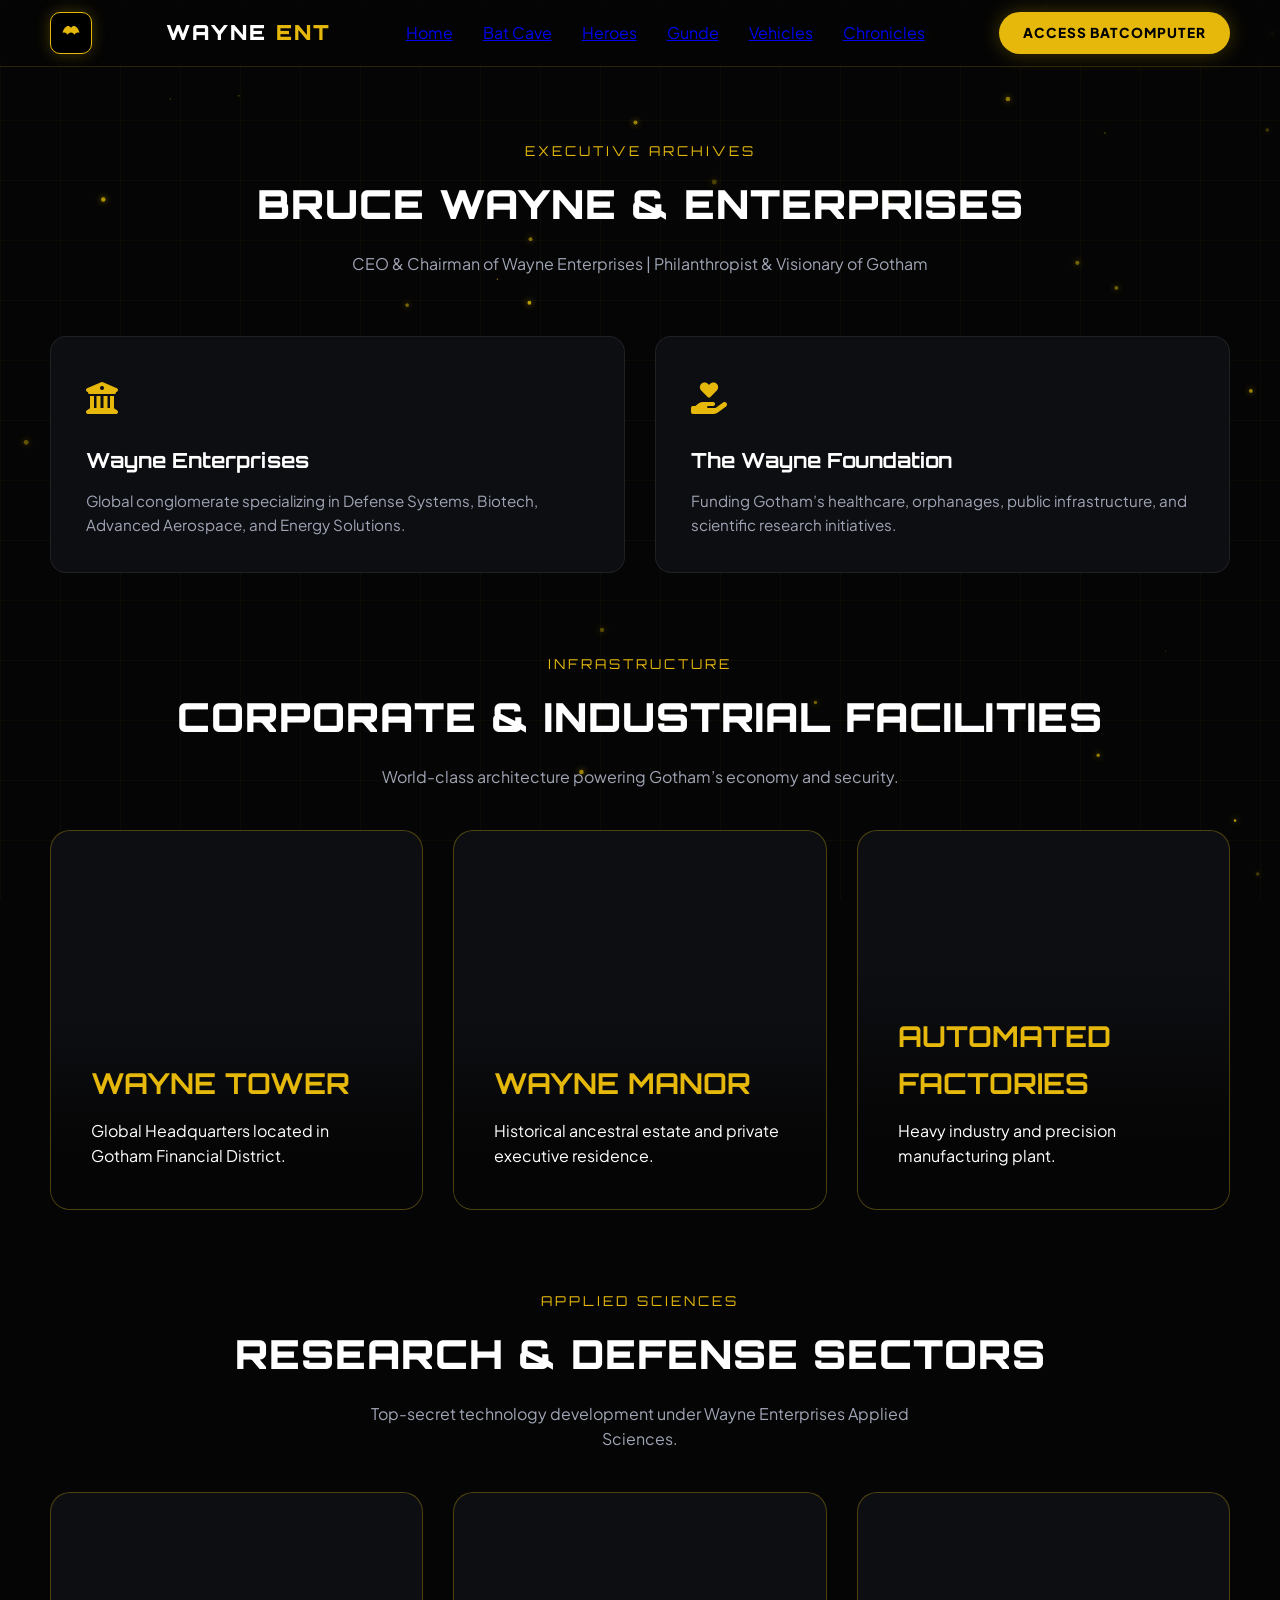
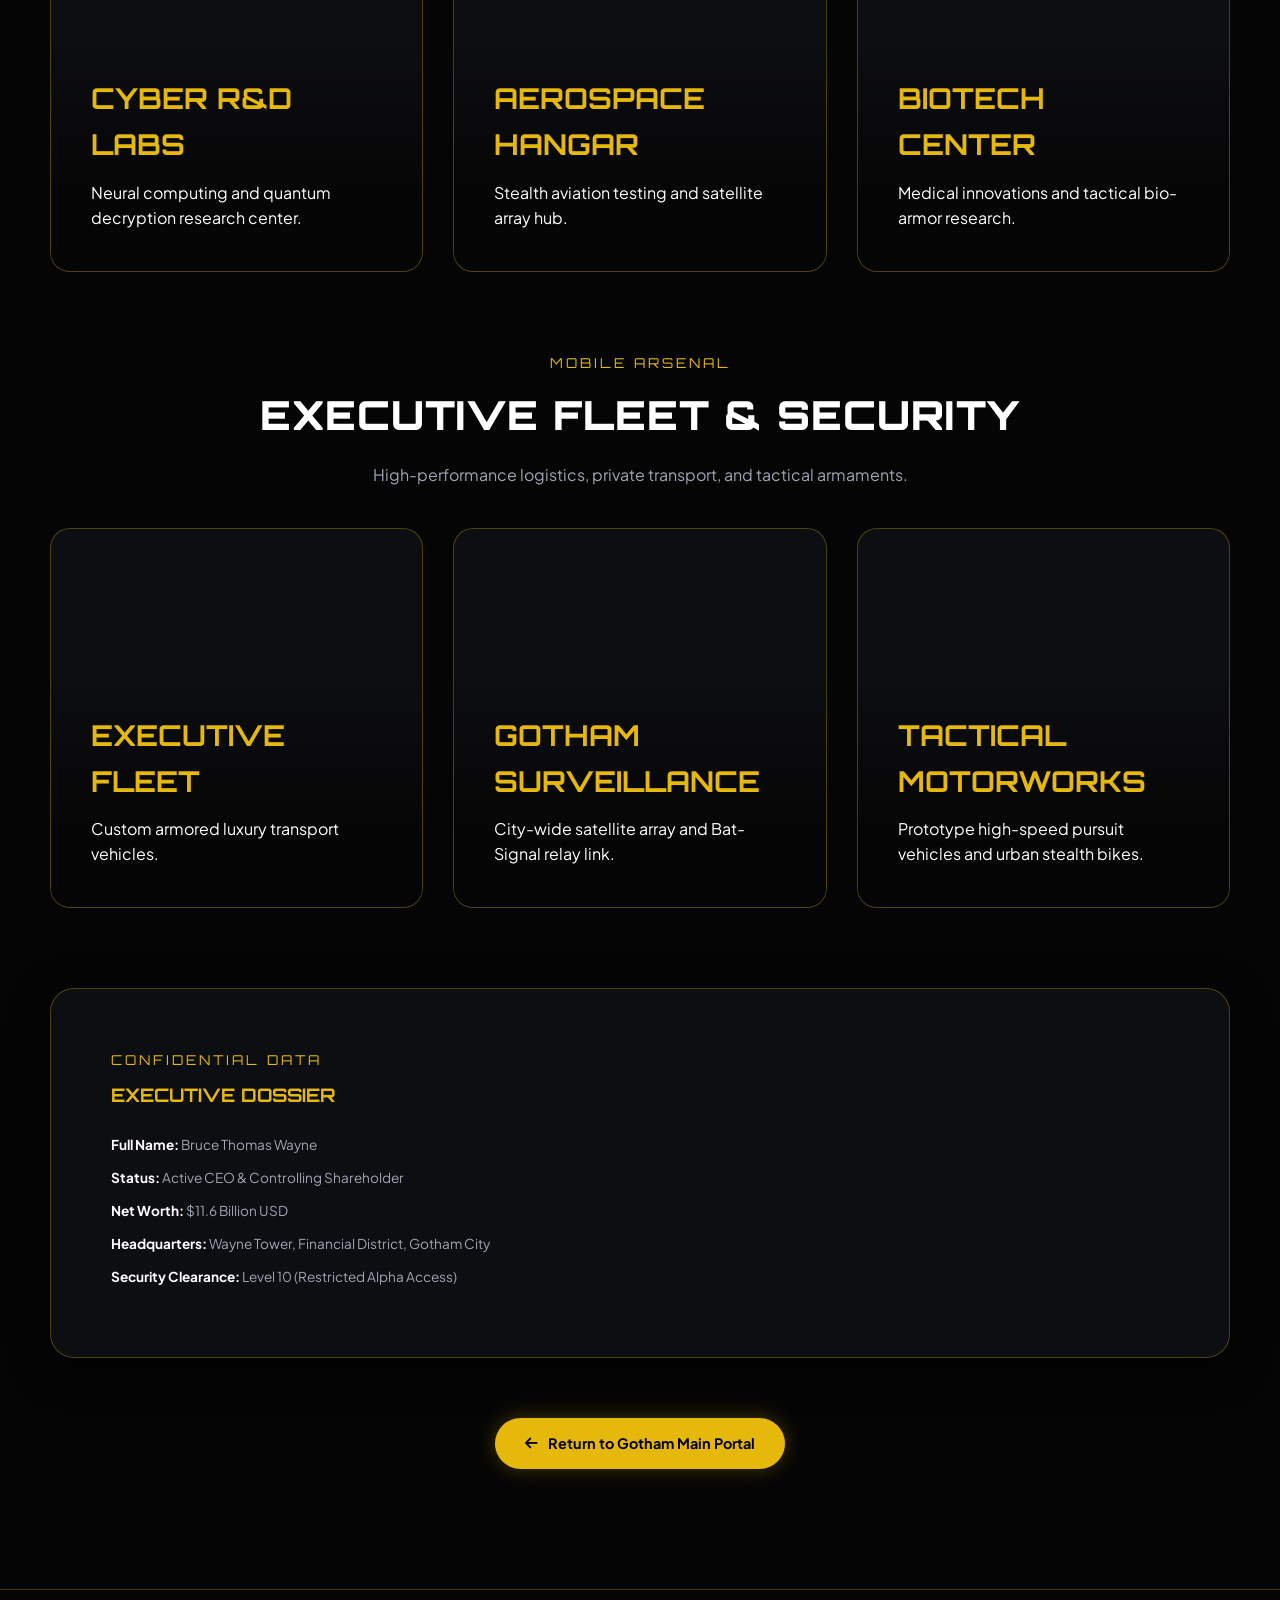
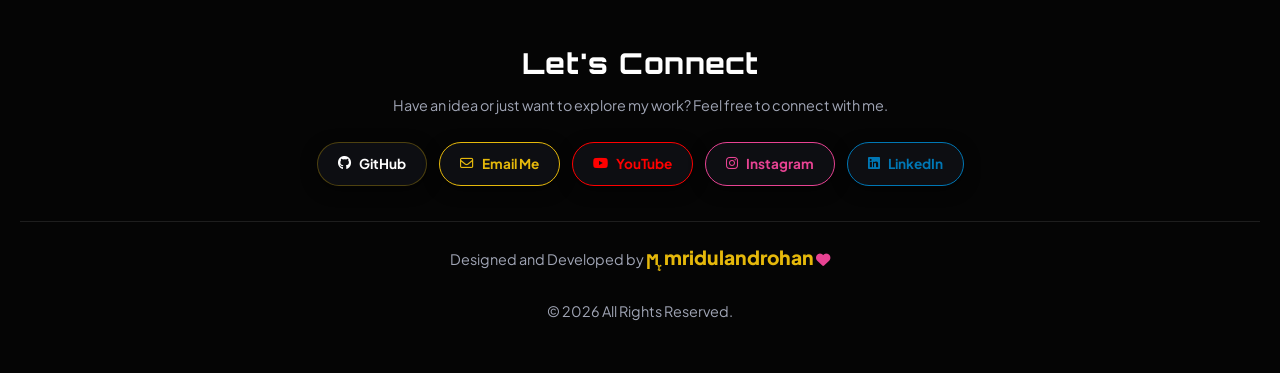
<file: two face/wayne.html>
<!DOCTYPE html>
<html lang="en">
<head>
  <meta charset="UTF-8">
  <meta name="viewport" content="width=device-width, initial-scale=1.0">
  <title>BRUCE WAYNE | WAYNE ENTERPRISES ARCHIVES</title>

  <!-- Google Fonts -->
  <link rel="preconnect" href="https://fonts.googleapis.com">
  <link rel="preconnect" href="https://fonts.gstatic.com" crossorigin>
  <link href="https://fonts.googleapis.com/css2?family=Cinzel:wght@700;900&family=Orbitron:wght@500;700;900&family=Plus+Jakarta+Sans:wght@300;400;600;700&display=swap" rel="stylesheet">

  <!-- Font Awesome Icons -->
  <link rel="stylesheet" href="https://cdnjs.cloudflare.com/ajax/libs/font-awesome/6.4.0/css/all.min.css">

  <!-- Shared External Stylesheet -->
  <link rel="stylesheet" href="style.css">
</head>
<body>

  <!-- Background Cyber Grid & Particles -->
  <div class="bg-grid"></div>
  <canvas id="particles-canvas"></canvas>

  <!-- NAVBAR -->
  <header class="navbar">
     <div class="logo-icon">
        <svg viewBox="0 0 24 24" width="20" height="20" fill="currentColor">
          <path d="M12,6 C13.5,3.5 16,3 18,4.5 C20,6 22,9 22,12 C19.5,10.5 17.5,12 16,14 C15,12.5 13.5,11.5 12,11.5 C10.5,11.5 9,12.5 8,14 C6.5,12 4.5,10.5 2,12 C2,9 4,6 6,4.5 C8,3 10.5,3.5 12,6 Z" />
        </svg>
      </div>
      <span class="logo-text">WAYNE <span>ENT</span></span>
    </a>

    <nav class="nav-links">
      <a href="index.html">Home</a>
      <a href="batcave.html">Bat Cave</a>
      <a href="supes.html">Heroes</a>
      <a href="villen.html" class="active">Gunde</a>
      <a href="vehicles.html">Vehicles</a>
      <a href="timeline.html">Chronicles</a>
    </nav>

    <div class="header-actions">
      <a href="index.html#contact" class="cta-btn desktop-only">ACCESS BATCOMPUTER</a>
    </div>
  </header>

  <!-- MAIN PAGE CONTENT -->
  <section class="section" style="padding-top: 140px;">
    <div class="container">
      
      <!-- Profile Header -->
      <div class="section-header text-center">
        <span class="section-tag">EXECUTIVE ARCHIVES</span>
        <h2>BRUCE WAYNE & ENTERPRISES</h2>
        <p>CEO & Chairman of Wayne Enterprises | Philanthropist & Visionary of Gotham</p>
      </div>

      <!-- Overview Cards -->
      <div class="grid grid-2" style="margin-bottom: 60px;">
        <div class="tech-card">
          <div class="card-icon"><i class="fa-solid fa-building-columns"></i></div>
          <h3>Wayne Enterprises</h3>
          <p>Global conglomerate specializing in Defense Systems, Biotech, Advanced Aerospace, and Energy Solutions.</p>
        </div>
        <div class="tech-card">
          <div class="card-icon"><i class="fa-solid fa-hand-holding-heart"></i></div>
          <h3>The Wayne Foundation</h3>
          <p>Funding Gotham’s healthcare, orphanages, public infrastructure, and scientific research initiatives.</p>
        </div>
      </div>

      <!-- ============================================== -->
      <!-- CATEGORY 1: CORPORATE & INDUSTRIAL FACILITIES -->
      <!-- ============================================== -->
      <div class="section-header text-center" style="margin-top: 80px; margin-bottom: 40px;">
        <span class="section-tag">INFRASTRUCTURE</span>
        <h2>CORPORATE & INDUSTRIAL FACILITIES</h2>
        <p>World-class architecture powering Gotham’s economy and security.</p>
      </div>

      <div class="grid grid-3" style="margin-bottom: 60px;">
        <div class="identity-card" style="height: 380px;">
          <div class="card-bg" style="background-image: url('https://wallpaperaccess.com/full/6708197.jpg'); opacity: 0.7;"></div>
          <div class="card-content">
            <h3>WAYNE TOWER</h3>
            <p>Global Headquarters located in Gotham Financial District.</p>
          </div>
        </div>

        <div class="identity-card" style="height: 380px;">
          <div class="card-bg" style="background-image: url('https://wallpaperaccess.com/full/6708240.jpg'); opacity: 0.7;"></div>
          <div class="card-content">
            <h3>WAYNE MANOR</h3>
            <p>Historical ancestral estate and private executive residence.</p>
          </div>
        </div>

        <div class="identity-card" style="height: 380px;">
          <div class="card-bg" style="background-image: url('https://wallpaperaccess.com/full/1453964.png'); opacity: 0.7;"></div>
          <div class="card-content">
            <h3>AUTOMATED FACTORIES</h3>
            <p>Heavy industry and precision manufacturing plant.</p>
          </div>
        </div>
      </div>

      <!-- ============================================== -->
      <!-- CATEGORY 2: R&D LABS & ADVANCED TECHNOLOGY     -->
      <!-- ============================================== -->
      <div class="section-header text-center" style="margin-top: 80px; margin-bottom: 40px;">
        <span class="section-tag">APPLIED SCIENCES</span>
        <h2>RESEARCH & DEFENSE SECTORS</h2>
        <p>Top-secret technology development under Wayne Enterprises Applied Sciences.</p>
      </div>

      <div class="grid grid-3" style="margin-bottom: 60px;">
        <div class="identity-card" style="height: 380px;">
          <div class="card-bg" style="background-image: url('https://wallpaperaccess.com/full/3065720.jpg'); opacity: 0.7;"></div>
          <div class="card-content">
            <h3>CYBER R&D LABS</h3>
            <p>Neural computing and quantum decryption research center.</p>
          </div>
        </div>

        <div class="identity-card" style="height: 380px;">
          <div class="card-bg" style="background-image: url('https://wallpaperaccess.com/full/22799421.jpg'); opacity: 0.7;"></div>
          <div class="card-content">
            <h3>AEROSPACE HANGAR</h3>
            <p>Stealth aviation testing and satellite array hub.</p>
          </div>
        </div>

        <div class="identity-card" style="height: 380px;">
          <div class="card-bg" style="background-image: url('https://wallpaperaccess.com/full/2624155.jpg'); opacity: 0.7;"></div>
          <div class="card-content">
            <h3>BIOTECH CENTER</h3>
            <p>Medical innovations and tactical bio-armor research.</p>
          </div>
        </div>
      </div>

      <!-- ============================================== -->
      <!-- CATEGORY 3: PRIVATE VEHICLES & SECURITY FLEET  -->
      <!-- ============================================== -->
      <div class="section-header text-center" style="margin-top: 80px; margin-bottom: 40px;">
        <span class="section-tag">MOBILE ARSENAL</span>
        <h2>EXECUTIVE FLEET & SECURITY</h2>
        <p>High-performance logistics, private transport, and tactical armaments.</p>
      </div>

      <div class="grid grid-3" style="margin-bottom: 80px;">
        <div class="identity-card" style="height: 380px;">
          <div class="card-bg" style="background-image: url('https://wallpaperaccess.com/full/3521975.jpg'); opacity: 0.7;"></div>
          <div class="card-content">
            <h3>EXECUTIVE FLEET</h3>
            <p>Custom armored luxury transport vehicles.</p>
          </div>
        </div>

        <div class="identity-card" style="height: 380px;">
          <div class="card-bg" style="background-image: url('https://wallpaperaccess.com/full/493348.jpg'); opacity: 0.7;"></div>
          <div class="card-content">
            <h3>GOTHAM SURVEILLANCE</h3>
            <p>City-wide satellite array and Bat-Signal relay link.</p>
          </div>
        </div>

        <div class="identity-card" style="height: 380px;">
          <div class="card-bg" style="background-image: url('https://wallpaperaccess.com/full/6708079.png'); opacity: 0.7;"></div>
          <div class="card-content">
            <h3>TACTICAL MOTORWORKS</h3>
            <p>Prototype high-speed pursuit vehicles and urban stealth bikes.</p>
          </div>
        </div>
      </div>

      <!-- Financial & Executive Stats -->
      <div class="contact-box" style="max-width: 100%; text-align: left; margin-bottom: 60px;">
        <span class="section-tag">CONFIDENTIAL DATA</span>
        <h3 style="font-family: var(--font-title); color: var(--accent-gold); margin-bottom: 20px;">EXECUTIVE DOSSIER</h3>
        <ul class="stats-list" style="font-size: 1.1rem; line-height: 2;">
          <li><span>Full Name:</span> Bruce Thomas Wayne</li>
          <li><span>Status:</span> Active CEO & Controlling Shareholder</li>
          <li><span>Net Worth:</span> $11.6 Billion USD</li>
          <li><span>Headquarters:</span> Wayne Tower, Financial District, Gotham City</li>
          <li><span>Security Clearance:</span> Level 10 (Restricted Alpha Access)</li>
        </ul>
      </div>

      <!-- Back Action -->
      <div class="text-center">
        <a href="index.html" class="btn btn-secondary">
          <i class="fa-solid fa-arrow-left"></i>
          <span>Return to Gotham Main Portal</span>
        </a>
      </div>

    </div>
  </section>
 <!-- =========================================
     GLOBAL CONNECT SECTION & FOOTER (Modular)
========================================= -->
<style>
  .global-connect-wrapper {
    width: 100%;
    background: #050505;
    border-top: 1px solid rgba(229, 184, 11, 0.3);
    padding: 50px 20px 25px;
    text-align: center;
    position: relative;
    z-index: 999;
    font-family: 'Montserrat', 'Plus Jakarta Sans', sans-serif;
  }

  .global-connect-wrapper h3 {
    color: #ffffff;
    font-size: 1.8rem;
    font-weight: 800;
    font-family: 'Orbitron', sans-serif;
    letter-spacing: 1px;
    margin-bottom: 8px;
  }

  .global-connect-wrapper p {
    color: #a0a5b5;
    font-size: 0.9rem;
    margin-bottom: 25px;
  }

  .global-social-buttons {
    display: flex;
    justify-content: center;
    gap: 12px;
    flex-wrap: wrap;
    max-width: 900px;
    margin: 0 auto 35px;
  }

  .global-social-btn {
    display: inline-flex;
    align-items: center;
    gap: 8px;
    padding: 10px 20px;
    border-radius: 25px;
    text-decoration: none;
    font-size: 0.85rem;
    font-weight: 700;
    border: 1px solid rgba(229, 184, 11, 0.3);
    background: #0d0e12;
    color: #ffffff;
    transition: all 0.3s ease;
    box-shadow: 0 4px 15px rgba(0, 0, 0, 0.5);
  }

  .global-social-btn.github:hover { border-color: #ffffff; transform: translateY(-3px); box-shadow: 0 0 15px rgba(255, 255, 255, 0.4); }
  .global-social-btn.email { border-color: #e5b80b; color: #e5b80b; }
  .global-social-btn.email:hover { background: #e5b80b; color: #000000; transform: translateY(-3px); box-shadow: 0 0 15px rgba(229, 184, 11, 0.6); }
  .global-social-btn.youtube { border-color: #ff0000; color: #ff0000; }
  .global-social-btn.youtube:hover { background: #ff0000; color: #ffffff; transform: translateY(-3px); box-shadow: 0 0 15px rgba(255, 0, 0, 0.6); }
  .global-social-btn.instagram { border-color: #e84393; color: #e84393; }
  .global-social-btn.instagram:hover { background: #e84393; color: #ffffff; transform: translateY(-3px); box-shadow: 0 0 15px rgba(232, 67, 147, 0.6); }
  .global-social-btn.linkedin { border-color: #0077b5; color: #0077b5; }
  .global-social-btn.linkedin:hover { background: #0077b5; color: #ffffff; transform: translateY(-3px); box-shadow: 0 0 15px rgba(0, 119, 181, 0.6); }

  .global-footer-bar {
    border-top: 1px solid rgba(255, 255, 255, 0.1);
    padding-top: 20px;
    font-size: 0.8rem;
    color: #a0a5b5;
  }

  .global-footer-bar span {
    color: #e5b80b;
    font-weight: 700;
  }
</style>

<div class="global-connect-wrapper" id="connect">
  <h3>Let's Connect</h3>
  <p>Have an idea or just want to explore my work? Feel free to connect with me.</p>

  <div class="global-social-buttons">
    <a href="https://github.com/" target="_blank" class="global-social-btn github"><i class="fa-brands fa-github"></i> GitHub</a>
    <a href="mailto:hi@mridulandrohan.com" class="global-social-btn email"><i class="fa-regular fa-envelope"></i> Email Me</a>
    <a href="https://youtube.com/" target="_blank" class="global-social-btn youtube"><i class="fa-brands fa-youtube"></i> YouTube</a>
    <a href="https://www.instagram.com/mridulandrohan/?hl=en" target="_blank" class="global-social-btn instagram"><i class="fa-brands fa-instagram"></i> Instagram</a>
    <a href="https://www.linkedin.com/company/81645502" target="_blank" class="global-social-btn linkedin"><i class="fa-brands fa-linkedin"></i> LinkedIn</a>
  </div>

 <div class="global-footer-bar">
  <p>Designed and Developed by <span style="font-weight: 900; font-size: 1.2rem; color: #e5b80b; display: inline-block; transition: all 0.3s ease; cursor: pointer;" onmouseover="this.style.color='#ffd700'; this.style.textShadow='0 0 12px rgba(255, 215, 0, 0.8)'; this.style.transform='scale(1.2)';" onmouseout="this.style.color='#e5b80b'; this.style.textShadow='none'; this.style.transform='scale(1)';"> ϻ<sub style="font-size: 0.65em; position: relative; bottom: -0.1em; left: -0.05em;">𝔯 </sub>mridulandrohan</span> <i class="fa-solid fa-heart" style="color: #e84393;"></i></p>
  <p style="margin-top: 5px;">&copy; 2026 All Rights Reserved.</p>
</div>


  <!-- Shared External Script -->
  <script src="script.js"></script>
</body>
</html>
</file>
<file: two face/style.css>
/* WAYNE ENTERPRISES - GLOBAL STYLESHEET */
:root {
  --bg-black: #050505;
  --bg-card: #0d0e12;
  --accent-gold: #e5b80b;
  --accent-yellow: #ffd700;
  --accent-glow: rgba(255, 215, 0, 0.25);
  --text-white: #ffffff;
  --text-dim: #a0a5b5;
  --border-gold: rgba(229, 184, 11, 0.3);
  --font-title: 'Orbitron', 'Cinzel', sans-serif;
  --font-body: 'Plus Jakarta Sans', sans-serif;
}

* {
  box-sizing: border-box;
  margin: 0;
  padding: 0;
}

html {
  scroll-behavior: smooth;
}

body {
  background-color: var(--bg-black);
  color: var(--text-white);
  font-family: var(--font-body);
  overflow-x: hidden;
  line-height: 1.6;
}

/* Background Cyber Grid */
.bg-grid {
  position: fixed;
  inset: 0;
  background-size: 60px 60px;
  background-image: 
    linear-gradient(to right, rgba(255, 215, 0, 0.03) 1px, transparent 1px),
    linear-gradient(to bottom, rgba(255, 215, 0, 0.03) 1px, transparent 1px);
  pointer-events: none;
  z-index: 1;
}

#particles-canvas {
  position: fixed;
  inset: 0;
  pointer-events: none;
  z-index: 2;
}

/* Navigation Bar */
.navbar {
  position: fixed;
  top: 0;
  left: 0;
  width: 100%;
  padding: 12px 50px;
  display: flex;
  justify-content: space-between;
  align-items: center;
  z-index: 100;
  background: rgba(5, 5, 5, 0.85);
  backdrop-filter: blur(15px);
  border-bottom: 1px solid rgba(255, 215, 0, 0.15);
  transition: all 0.3s ease;
}

.brand-logo {
  display: flex;
  align-items: center;
  gap: 12px;
  text-decoration: none;
  color: var(--text-white);
}

.logo-icon {
  width: 42px;
  height: 42px;
  border-radius: 10px;
  background: #000;
  border: 1px solid var(--accent-gold);
  display: flex;
  align-items: center;
  justify-content: center;
  color: var(--accent-gold);
  box-shadow: 0 0 15px var(--accent-glow);
}

.logo-text {
  font-family: var(--font-title);
  font-weight: 900;
  font-size: 1.3rem;
  letter-spacing: 2px;
}

.logo-text span {
  color: var(--accent-gold);
}

.nav-links {
  display: flex;
  gap: 30px;
}

.nav-item {
  text-decoration: none;
  color: var(--text-dim);
  font-size: 0.9rem;
  font-weight: 600;
  text-transform: uppercase;
  letter-spacing: 1px;
  transition: all 0.3s ease;
  position: relative;
  padding: 5px 0;
}

.nav-item:hover, .nav-item.active {
  color: var(--accent-gold);
}

.nav-item.active::after {
  content: '';
  position: absolute;
  bottom: 0;
  left: 0;
  width: 100%;
  height: 2px;
  background: var(--accent-gold);
  box-shadow: 0 0 8px var(--accent-gold);
}

.header-actions {
  display: flex;
  align-items: center;
  gap: 15px;
}

.icon-btn {
  width: 40px;
  height: 40px;
  border-radius: 50%;
  background: rgba(255, 255, 255, 0.05);
  border: 1px solid rgba(255, 255, 255, 0.15);
  color: var(--text-white);
  cursor: pointer;
  display: flex;
  align-items: center;
  justify-content: center;
  transition: all 0.3s ease;
}

.icon-btn:hover {
  border-color: var(--accent-gold);
  color: var(--accent-gold);
  box-shadow: 0 0 15px var(--accent-glow);
}

.cta-btn {
  padding: 10px 24px;
  border-radius: 30px;
  background: var(--accent-gold);
  color: #000;
  font-weight: 800;
  font-size: 0.85rem;
  letter-spacing: 1px;
  text-decoration: none;
  box-shadow: 0 0 20px var(--accent-glow);
  transition: all 0.3s ease;
  display: inline-block;
  text-align: center;
  border: none;
  cursor: pointer;
}

.cta-btn:hover {
  background: var(--accent-yellow);
  box-shadow: 0 0 30px rgba(255, 215, 0, 0.6);
  transform: translateY(-2px);
}

.hidden { display: none !important; }
.desktop-only { display: inline-block; }
.mobile-only { display: none; }

/* Mobile Drawer */
.mobile-drawer {
  position: fixed;
  top: 80px;
  left: 0;
  width: 100%;
  background: rgba(5, 5, 5, 0.95);
  backdrop-filter: blur(20px);
  border-bottom: 1px solid var(--border-gold);
  padding: 30px;
  display: flex;
  flex-direction: column;
  gap: 20px;
  z-index: 99;
  transform: translateY(-150%);
  opacity: 0;
  transition: all 0.4s ease;
}

.mobile-drawer.active {
  transform: translateY(0);
  opacity: 1;
}

.mobile-nav-link {
  color: var(--text-white);
  text-decoration: none;
  font-family: var(--font-title);
  font-size: 1.1rem;
  font-weight: 700;
}

/* Common Section Layouts */
.section {
  position: relative;
  z-index: 10;
  padding: 120px 50px;
}

.container {
  max-width: 1200px;
  margin: 0 auto;
}

.section-header {
  margin-bottom: 60px;
}

.text-center { text-align: center; }

.section-tag {
  color: var(--accent-gold);
  font-family: var(--font-title);
  font-size: 0.85rem;
  letter-spacing: 3px;
  text-transform: uppercase;
  display: block;
  margin-bottom: 10px;
}

.section-header h2 {
  font-family: var(--font-title);
  font-size: 2.5rem;
  font-weight: 900;
  letter-spacing: 1px;
}

.section-header p {
  color: var(--text-dim);
  max-width: 600px;
  margin: 15px auto 0;
}

/* HERO SECTION */
.hero-section {
  height: 100vh;
  padding: 0;
  display: flex;
  align-items: center;
  overflow: hidden;
}

.hero-image-stage {
  position: absolute;
  inset: 0;
  z-index: 1;
}

.hero-img {
  position: absolute;
  inset: 0;
  width: 100%;
  height: 100%;
  object-fit: cover;
  object-position: center right;
}

.base-img {
  filter: brightness(0.8);
}

.mask-img-wrapper {
  z-index: 2;
  mask-image: radial-gradient(circle 150px at 65% 50%, black 0%, transparent 100%);
  -webkit-mask-image: radial-gradient(circle 150px at 65% 50%, black 0%, transparent 100%);
  will-change: mask-image, -webkit-mask-image;
}

.spotlight-halo {
  position: absolute;
  width: 300px;
  height: 300px;
  border-radius: 50%;
  border: 2px solid var(--accent-gold);
  box-shadow: 0 0 40px var(--accent-glow);
  transform: translate(-50%, -50%);
  pointer-events: none;
  z-index: 3;
}

.hero-content {
  position: relative;
  z-index: 20;
  max-width: 650px;
  margin-left: 8%;
  pointer-events: none;
}

.badge-pill {
  display: inline-flex;
  align-items: center;
  gap: 10px;
  padding: 8px 18px;
  border-radius: 30px;
  background: rgba(0, 0, 0, 0.8);
  border: 1px solid var(--border-gold);
  color: var(--accent-gold);
  font-size: 0.75rem;
  font-weight: 700;
  letter-spacing: 2px;
  margin-bottom: 25px;
  backdrop-filter: blur(10px);
  pointer-events: auto;
}

.dot {
  width: 8px;
  height: 8px;
  border-radius: 50%;
  background: var(--accent-gold);
}

.pulse {
  box-shadow: 0 0 10px var(--accent-gold);
  animation: pulse 2s infinite;
}

@keyframes pulse {
  0% { transform: scale(0.95); opacity: 0.8; }
  50% { transform: scale(1.2); opacity: 1; }
  100% { transform: scale(0.95); opacity: 0.8; }
}

.hero-title {
  font-family: var(--font-title);
  font-size: 5rem;
  font-weight: 900;
  line-height: 1;
  margin-bottom: 25px;
  text-shadow: 0 5px 20px rgba(0,0,0,0.9);
}

.hero-title .highlight {
  color: var(--accent-gold);
}

.hero-subtitle {
  font-size: 1.2rem;
  color: var(--text-dim);
  margin-bottom: 35px;
  max-width: 500px;
  text-shadow: 0 2px 10px rgba(0,0,0,0.8);
}

.hero-actions {
  display: flex;
  gap: 20px;
  pointer-events: auto;
}

.btn {
  padding: 14px 30px;
  border-radius: 30px;
  font-weight: 700;
  font-size: 0.9rem;
  text-decoration: none;
  display: inline-flex;
  align-items: center;
  gap: 10px;
  transition: all 0.3s ease;
}

.btn-primary {
  background: rgba(0, 0, 0, 0.7);
  border: 1px solid var(--border-gold);
  color: var(--text-white);
  backdrop-filter: blur(10px);
}

.btn-primary:hover {
  border-color: var(--accent-gold);
  box-shadow: 0 0 25px var(--accent-glow);
  transform: translateY(-2px);
}

.btn-secondary {
  background: var(--accent-gold);
  color: #000;
  box-shadow: 0 0 20px var(--accent-glow);
}

.btn-secondary:hover {
  background: var(--accent-yellow);
  box-shadow: 0 0 35px rgba(255, 215, 0, 0.6);
  transform: translateY(-2px);
}

.scroll-indicator {
  position: absolute;
  bottom: 20px;
  left: 83%;
  transform: translateX(-50%);
  display: flex;
  flex-direction: column;
  align-items: center;
  gap: 10px;
  z-index: 20;
  color: var(--text-dim);
  font-size: 0.75rem;
  font-family: var(--font-title);
  letter-spacing: 2px;
}

.mouse-icon {
  width: 22px;
  height: 36px;
  border: 2px solid var(--text-dim);
  border-radius: 15px;
  display: flex;
  justify-content: center;
  padding-top: 6px;
}

.wheel {
  width: 4px;
  height: 8px;
  background: var(--accent-gold);
  border-radius: 2px;
  animation: scrollWheel 2s infinite;
}

@keyframes scrollWheel {
  0% { transform: translateY(0); opacity: 1; }
  50% { transform: translateY(8px); opacity: 0.3; }
  100% { transform: translateY(0); opacity: 1; }
}

/* CARDS & GRIDS */
.identity-stage {
  display: grid;
  grid-template-columns: 1fr 1fr;
  gap: 30px;
}

.identity-card {
  position: relative;
  height: 480px;
  border-radius: 20px;
  overflow: hidden;
  border: 1px solid var(--border-gold);
  background: var(--bg-card);
  transition: all 0.5s cubic-bezier(0.16, 1, 0.3, 1);
}

.identity-card:hover {
  transform: translateY(-8px);
  box-shadow: 0 10px 30px var(--accent-glow);
}

.card-bg {
  position: absolute;
  inset: 0;
  background-size: cover;
  background-position: center;
  opacity: 0.35;
  transition: opacity 0.5s ease;
}

.identity-card:hover .card-bg {
  opacity: 0.65;
}

.card-content {
  position: absolute;
  bottom: 0;
  left: 0;
  width: 100%;
  padding: 40px;
  background: linear-gradient(to top, rgba(5,5,5,1) 30%, transparent 100%);
}

.card-content h3 {
  font-family: var(--font-title);
  font-size: 1.8rem;
  color: var(--accent-gold);
  margin-bottom: 12px;
}

.stats-list {
  list-style: none;
  margin-top: 20px;
}

.stats-list li {
  font-size: 0.85rem;
  color: var(--text-dim);
  margin-bottom: 6px;
}

.stats-list span {
  color: var(--text-white);
  font-weight: 700;
}

.grid {
  display: grid;
  gap: 30px;
}

.grid-3 { grid-template-columns: repeat(3, 1fr); }
.grid-2 { grid-template-columns: repeat(2, 1fr); }

.tech-card, .arsenal-item {
  background: var(--bg-card);
  border: 1px solid rgba(255, 255, 255, 0.08);
  padding: 35px;
  border-radius: 16px;
  transition: all 0.3s ease;
}

.tech-card:hover, .arsenal-item:hover {
  border-color: var(--accent-gold);
  box-shadow: 0 5px 20px var(--accent-glow);
}

.card-icon {
  font-size: 2rem;
  color: var(--accent-gold);
  margin-bottom: 20px;
}

.tech-card h3, .arsenal-item h3 {
  font-family: var(--font-title);
  font-size: 1.3rem;
  margin-bottom: 12px;
}

.tech-card p, .arsenal-item p {
  color: var(--text-dim);
  font-size: 0.95rem;
}

.arsenal-badge {
  font-size: 0.7rem;
  font-family: var(--font-title);
  color: var(--accent-gold);
  letter-spacing: 2px;
  margin-bottom: 10px;
}

/* CONTACT FORM */
.contact-box {
  background: var(--bg-card);
  border: 1px solid var(--border-gold);
  padding: 60px;
  border-radius: 24px;
  max-width: 650px;
  margin: 0 auto;
  box-shadow: 0 10px 40px rgba(0, 0, 0, 0.8);
}

.contact-form {
  margin-top: 30px;
  display: flex;
  flex-direction: column;
  gap: 20px;
}

.form-group input, 
.form-group textarea {
  width: 100%;
  padding: 15px 20px;
  background: rgba(0, 0, 0, 0.6);
  border: 1px solid rgba(255, 255, 255, 0.15);
  border-radius: 12px;
  color: var(--text-white);
  font-family: var(--font-body);
  font-size: 0.95rem;
  outline: none;
  transition: all 0.3s ease;
}

.form-group input:focus, 
.form-group textarea:focus {
  border-color: var(--accent-gold);
  box-shadow: 0 0 15px var(--accent-glow);
  background: rgba(0, 0, 0, 0.85);
}

.form-group input::placeholder,
.form-group textarea::placeholder {
  color: var(--text-dim);
  opacity: 0.7;
}

.contact-form input[type="checkbox"].hidden,
.contact-form .hidden {
  display: none !important;
}

.contact-form button:disabled {
  opacity: 0.6;
  cursor: not-allowed;
  transform: none !important;
}

.full-width { width: 100%; }

/* FOOTER */
.footer {
  border-top: 1px solid rgba(255, 255, 255, 0.1);
  padding: 40px 50px;
  position: relative;
  z-index: 10;
  background: #000;
}

.footer-content {
  max-width: 1200px;
  margin: 0 auto;
  display: flex;
  justify-content: space-between;
  align-items: center;
  font-size: 0.8rem;
  color: var(--text-dim);
}

.social-links {
  display: flex;
  gap: 20px;
}

.social-links a {
  color: var(--text-dim);
  font-size: 1.1rem;
  transition: color 0.3s ease;
}

.social-links a:hover {
  color: var(--accent-gold);
}

/* RESPONSIVE DESIGN */
@media (max-width: 992px) {
  .hero-title { font-size: 3.8rem; }
  .grid-3 { grid-template-columns: 1fr; }
  .grid-2 { grid-template-columns: 1fr; }
  .identity-stage { grid-template-columns: 1fr; }
}

@media (max-width: 768px) {
  .navbar { padding: 15px 25px; }
  .nav-links, .desktop-only { display: none; }
  .mobile-only { display: flex; }
  .hero-content { margin-left: 5%; }
  .hero-title { font-size: 3rem; }
  .section { padding: 80px 25px; }
  .contact-box { padding: 35px 20px; border-radius: 18px; }
}

/* =========================================
   CREATIVE BAT-SIGNAL FORM STYLING
========================================= */
.terminal-contact-box {
    background: rgba(13, 14, 18, 0.95);
    border: 1px solid var(--accent-gold);
    border-radius: 20px;
    padding: 0 !important;
    overflow: hidden;
    box-shadow: 0 0 40px var(--accent-glow);
    position: relative;
    max-width: 750px;
    margin: 0 auto;
}

.terminal-bar {
    background: #000000;
    padding: 12px 20px;
    display: flex;
    justify-content: space-between;
    align-items: center;
    border-bottom: 1px solid var(--border-gold);
}

.terminal-dots {
    display: flex;
    gap: 8px;
}

.terminal-dots span {
    width: 10px;
    height: 10px;
    border-radius: 50%;
}
.dot-red { background: #ef4444; }
.dot-yellow { background: #f59e0b; }
.dot-green { background: #10b981; }

.terminal-id {
    font-family: var(--font-title);
    font-size: 0.7rem;
    color: var(--text-dim);
    letter-spacing: 1.5px;
}

.contact-inner {
    padding: 40px 30px;
}

.signal-status-bar {
    display: flex;
    justify-content: space-around;
    background: rgba(0, 0, 0, 0.6);
    border: 1px solid rgba(229, 184, 11, 0.2);
    padding: 10px 20px;
    border-radius: 30px;
    margin: 20px 0 30px;
    font-size: 0.8rem;
    font-family: var(--font-title);
}

.signal-status-bar span { color: var(--text-dim); }
.signal-status-bar strong { color: var(--accent-gold); }

.form-grid {
    display: grid;
    grid-template-columns: 1fr 1fr;
    gap: 15px;
}

.cyber-input-wrapper {
    position: relative;
    margin-bottom: 20px;
}

.input-icon {
    position: absolute;
    left: 18px;
    top: 50%;
    transform: translateY(-50%);
    color: var(--accent-gold);
    font-size: 0.9rem;
}

.textarea-icon {
    top: 22px;
}

.cyber-input-wrapper input,
.cyber-input-wrapper textarea {
    width: 100%;
    padding: 14px 15px 14px 45px;
    background: rgba(0, 0, 0, 0.7);
    border: 1px solid var(--border-gold);
    border-radius: 12px;
    color: #ffffff;
    font-family: var(--font-body);
    font-size: 0.9rem;
    transition: all 0.3s ease;
}

.cyber-input-wrapper input:focus,
.cyber-input-wrapper textarea:focus {
    outline: none;
    border-color: var(--accent-gold);
    box-shadow: 0 0 15px var(--accent-glow);
    background: rgba(0, 0, 0, 0.9);
}

.signal-btn {
    position: relative;
    overflow: hidden;
    padding: 16px !important;
    font-size: 0.85rem !important;
    letter-spacing: 2px !important;
}

.signal-btn:hover {
    box-shadow: 0 0 30px var(--accent-gold) !important;
}

@media (max-width: 600px) {
    .form-grid { grid-template-columns: 1fr; }
    .contact-inner { padding: 25px 15px; }
}


/* =========================================
   BATCAVE IMAGE CARDS & TIMELINE STYLING
========================================= */

/* Pure Image Cards Setup */
.image-only-card, .vehicle-card {
    padding: 0 !important;
    overflow: hidden;
    position: relative;
    border-radius: 16px;
    border: 1px solid rgba(229, 184, 11, 0.2);
}

.img-wrapper {
    position: relative;
    width: 100%;
    height: 260px;
    overflow: hidden;
}

.large-img {
    height: 320px;
}

.img-wrapper img {
    width: 100%;
    height: 100%;
    object-fit: cover;
    transition: transform 0.6s cubic-bezier(0.16, 1, 0.3, 1);
}

.tech-card:hover .img-wrapper img {
    transform: scale(1.1);
}

.img-overlay {
    position: absolute;
    inset: 0;
    background: linear-gradient(to top, rgba(5, 5, 5, 0.95) 10%, transparent 80%);
    display: flex;
    flex-direction: column;
    justify-content: flex-end;
    padding: 25px;
}

.img-overlay h3 {
    font-family: var(--font-title);
    color: var(--accent-gold);
    font-size: 1.2rem;
    letter-spacing: 2px;
}

.img-overlay p {
    color: var(--text-dim);
    font-size: 0.8rem;
    margin-top: 5px;
}

/* =========================================
   3. GOTHAM CHRONICLES TIMELINE
========================================= */
.timeline-container {
    position: relative;
    max-width: 900px;
    margin: 50px auto 0;
    padding: 20px 0;
}

.timeline-line {
    position: absolute;
    top: 0;
    bottom: 0;
    left: 50%;
    width: 2px;
    background: linear-gradient(to bottom, transparent, var(--accent-gold), transparent);
    transform: translateX(-50%);
    box-shadow: 0 0 10px var(--accent-gold);
}

.timeline-item {
    position: relative;
    width: 50%;
    padding: 20px 40px;
}

.left-item {
    left: 0;
    text-align: right;
}

.right-item {
    left: 50%;
    text-align: left;
}

.timeline-dot {
    position: absolute;
    top: 30px;
    width: 16px;
    height: 16px;
    border-radius: 50%;
    background: #000;
    border: 3px solid var(--accent-gold);
    box-shadow: 0 0 15px var(--accent-gold);
    z-index: 5;
}

.left-item .timeline-dot { right: -8px; }
.right-item .timeline-dot { left: -8px; }

.timeline-content {
    background: var(--bg-card);
    border: 1px solid var(--border-gold);
    padding: 25px;
    border-radius: 12px;
    transition: all 0.3s ease;
}

.timeline-content:hover {
    border-color: var(--accent-gold);
    box-shadow: 0 0 20px var(--accent-glow);
    transform: translateY(-3px);
}

.timeline-date {
    display: inline-block;
    color: var(--accent-gold);
    font-family: var(--font-title);
    font-size: 0.75rem;
    letter-spacing: 2px;
    font-weight: 700;
    margin-bottom: 8px;
}

.timeline-content h3 {
    font-family: var(--font-title);
    font-size: 1.1rem;
    color: #ffffff;
    margin-bottom: 10px;
}

.timeline-content p {
    color: var(--text-dim);
    font-size: 0.85rem;
    line-height: 1.5;
}

/* Timeline Mobile Adaptation */
@media (max-width: 768px) {
    .timeline-line { left: 20px; }
    .timeline-item { width: 100%; padding-left: 50px; padding-right: 10px; }
    .left-item, .right-item { left: 0; text-align: left; }
    .left-item .timeline-dot, .right-item .timeline-dot { left: 12px; }
}
</file>
